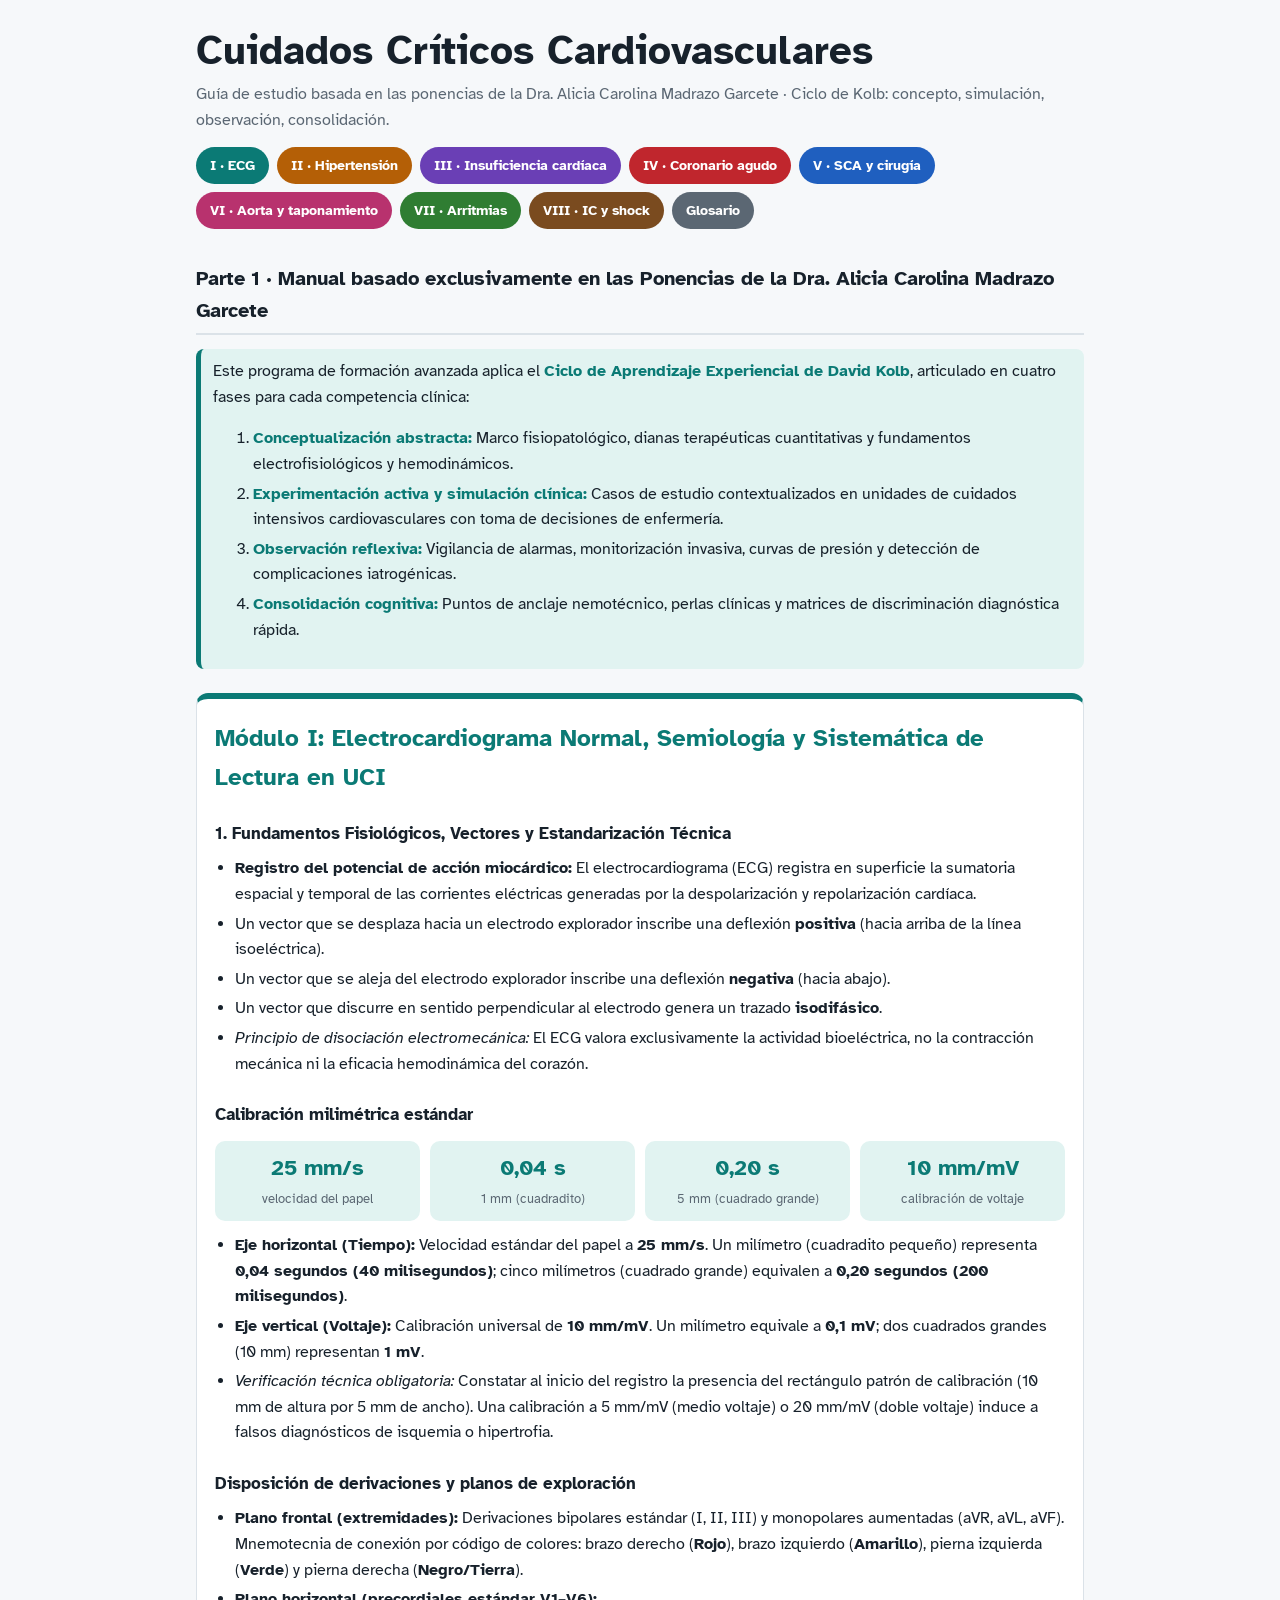
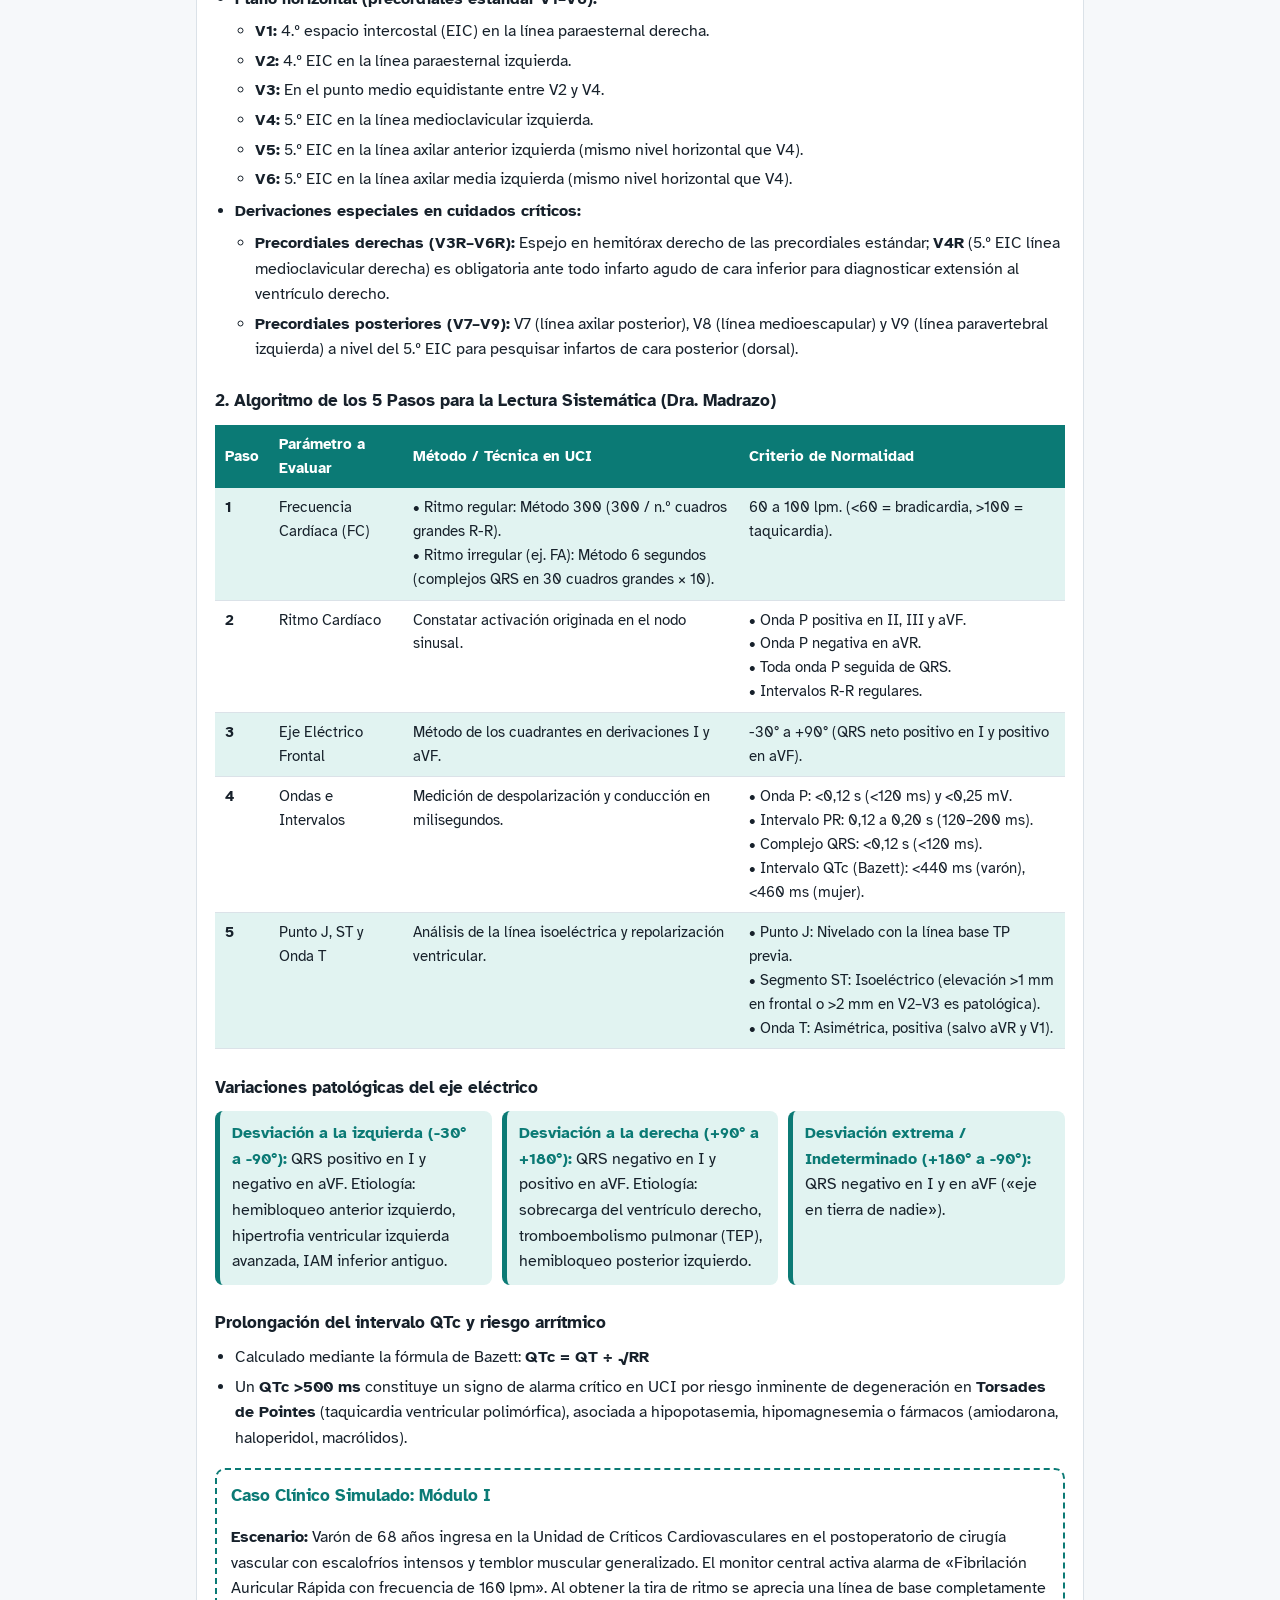
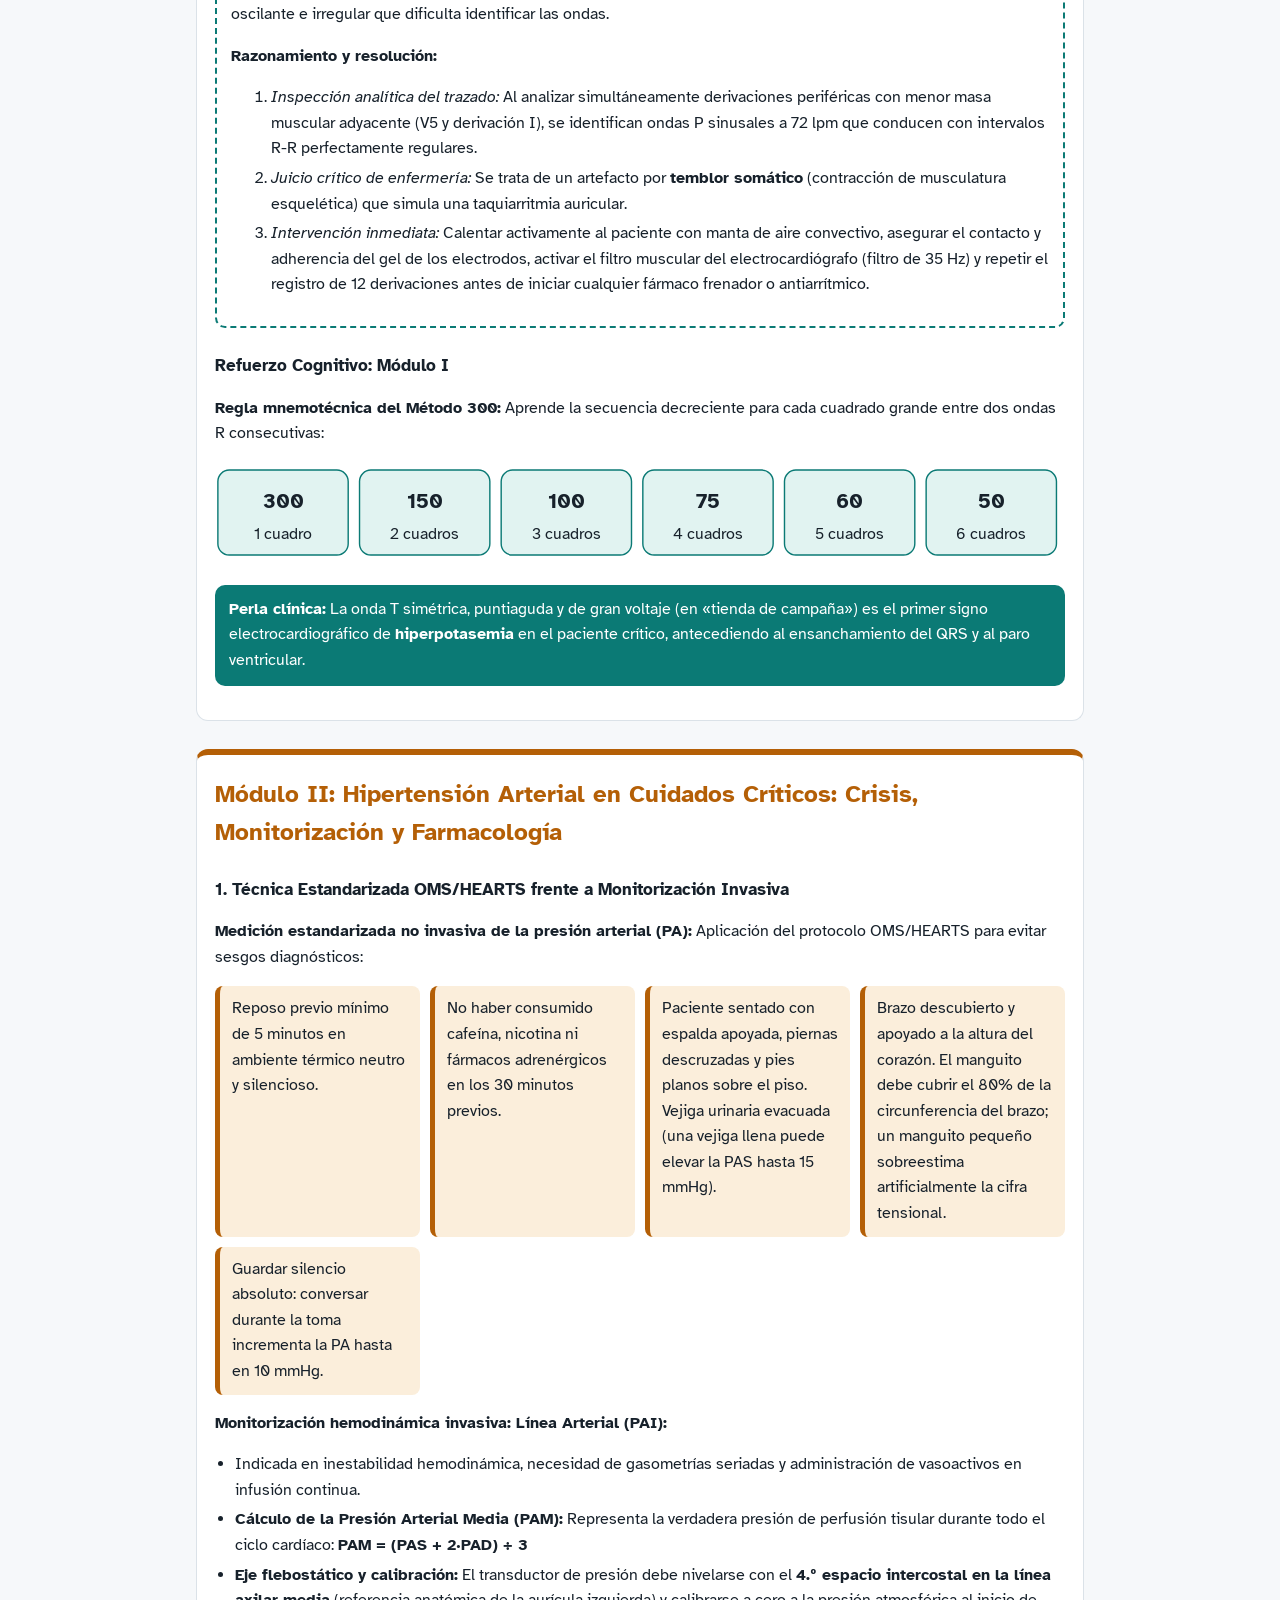
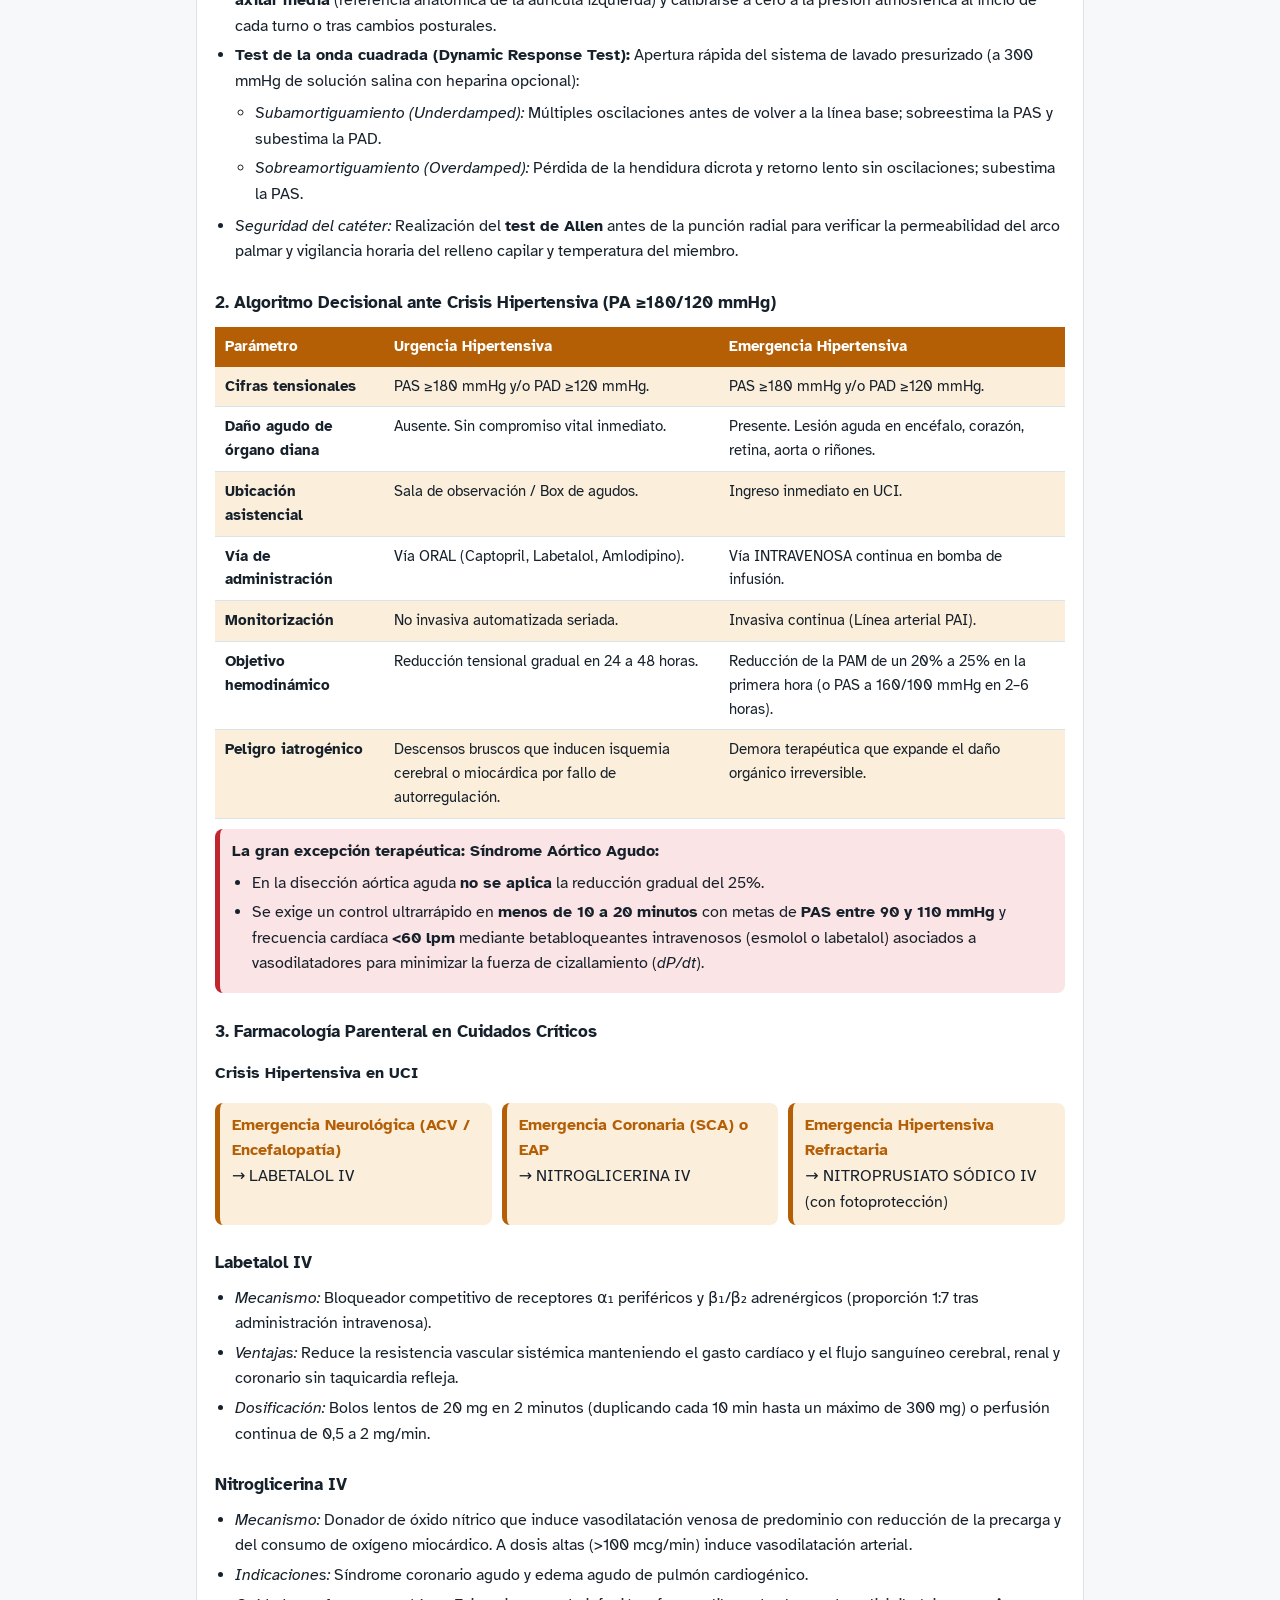
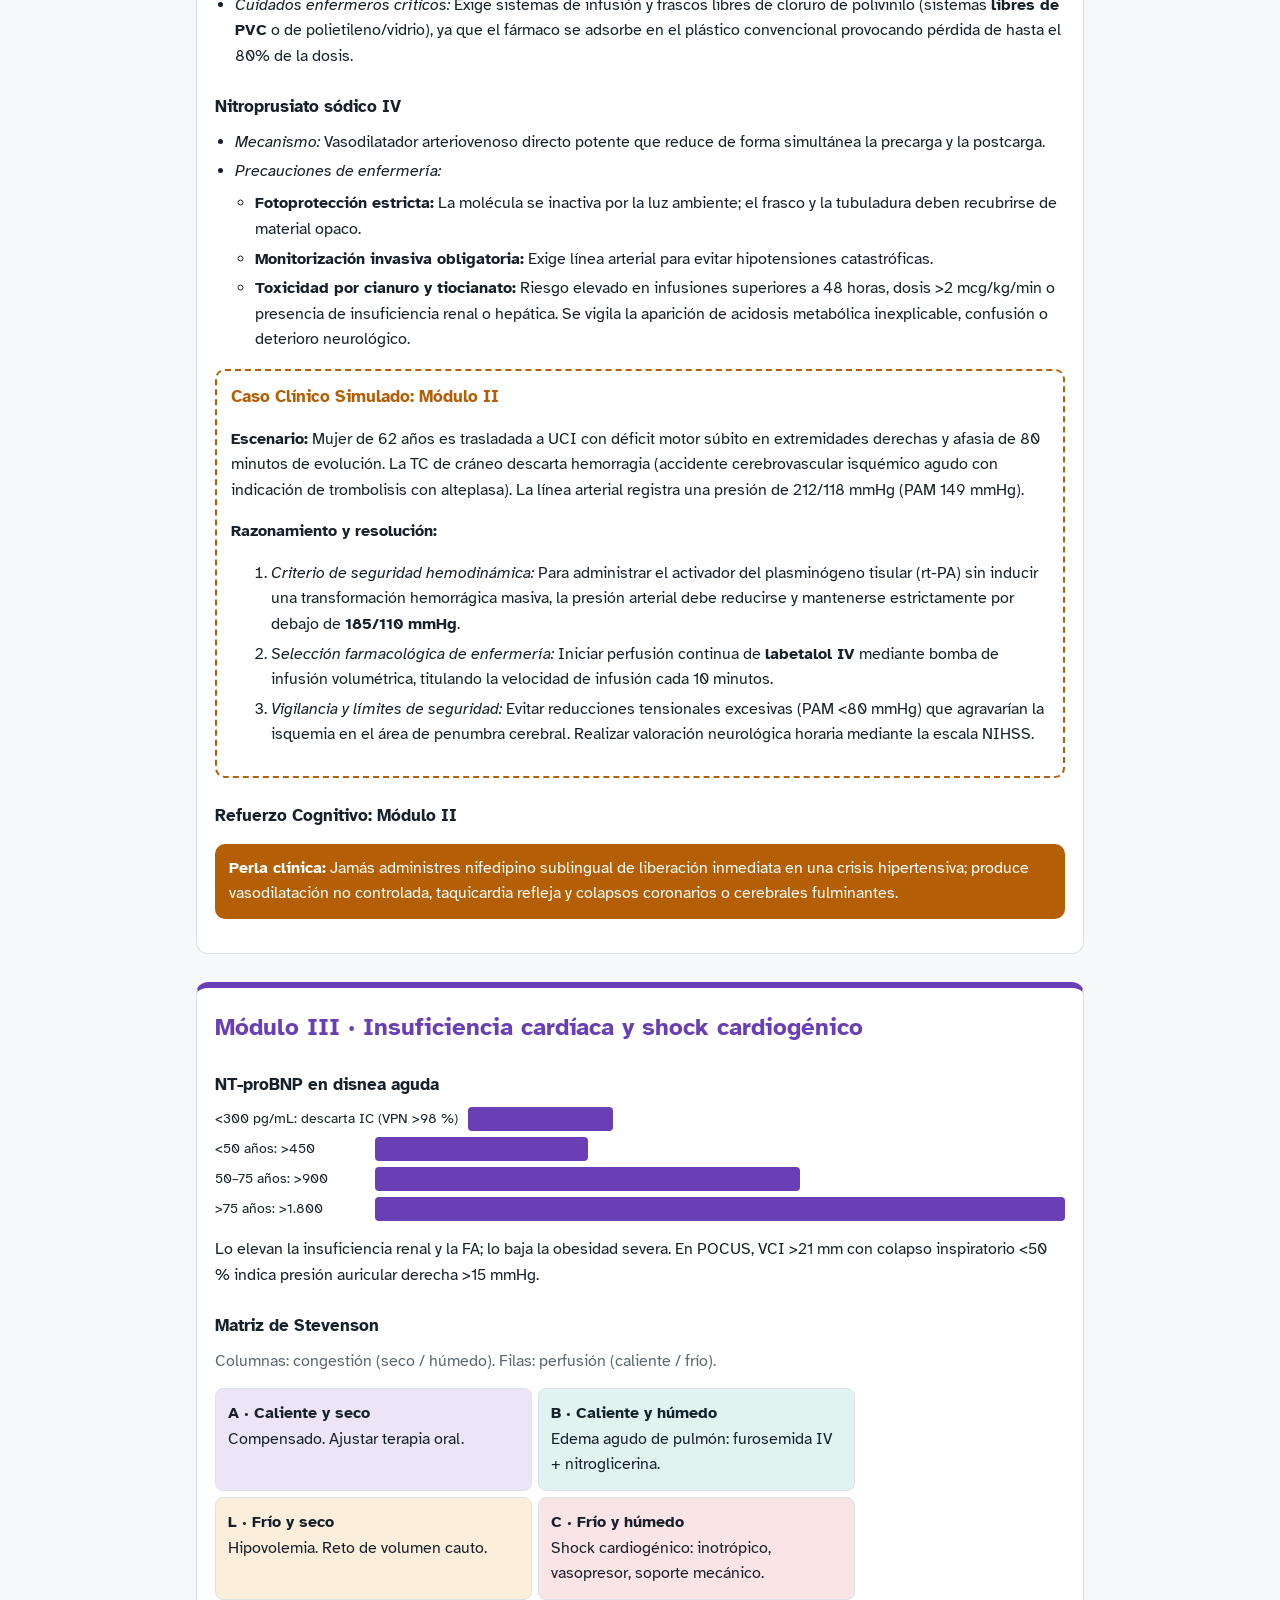
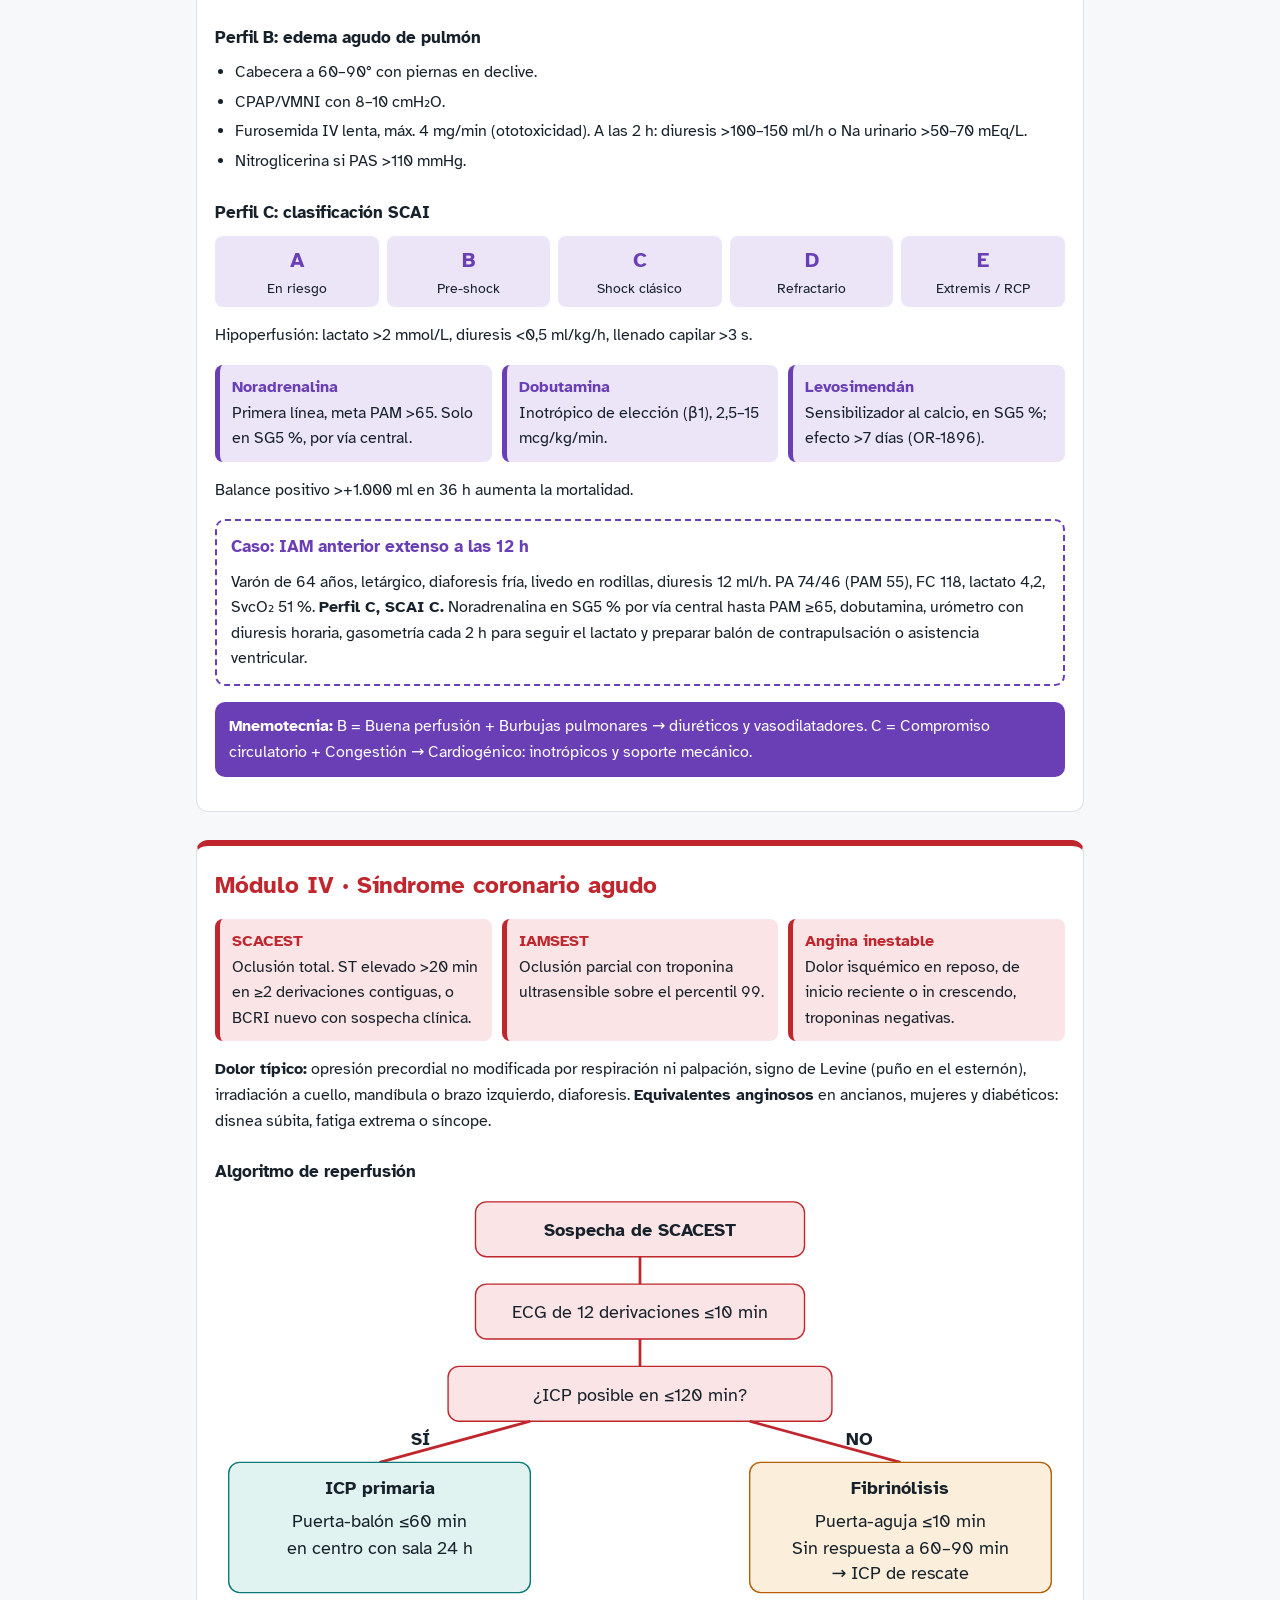
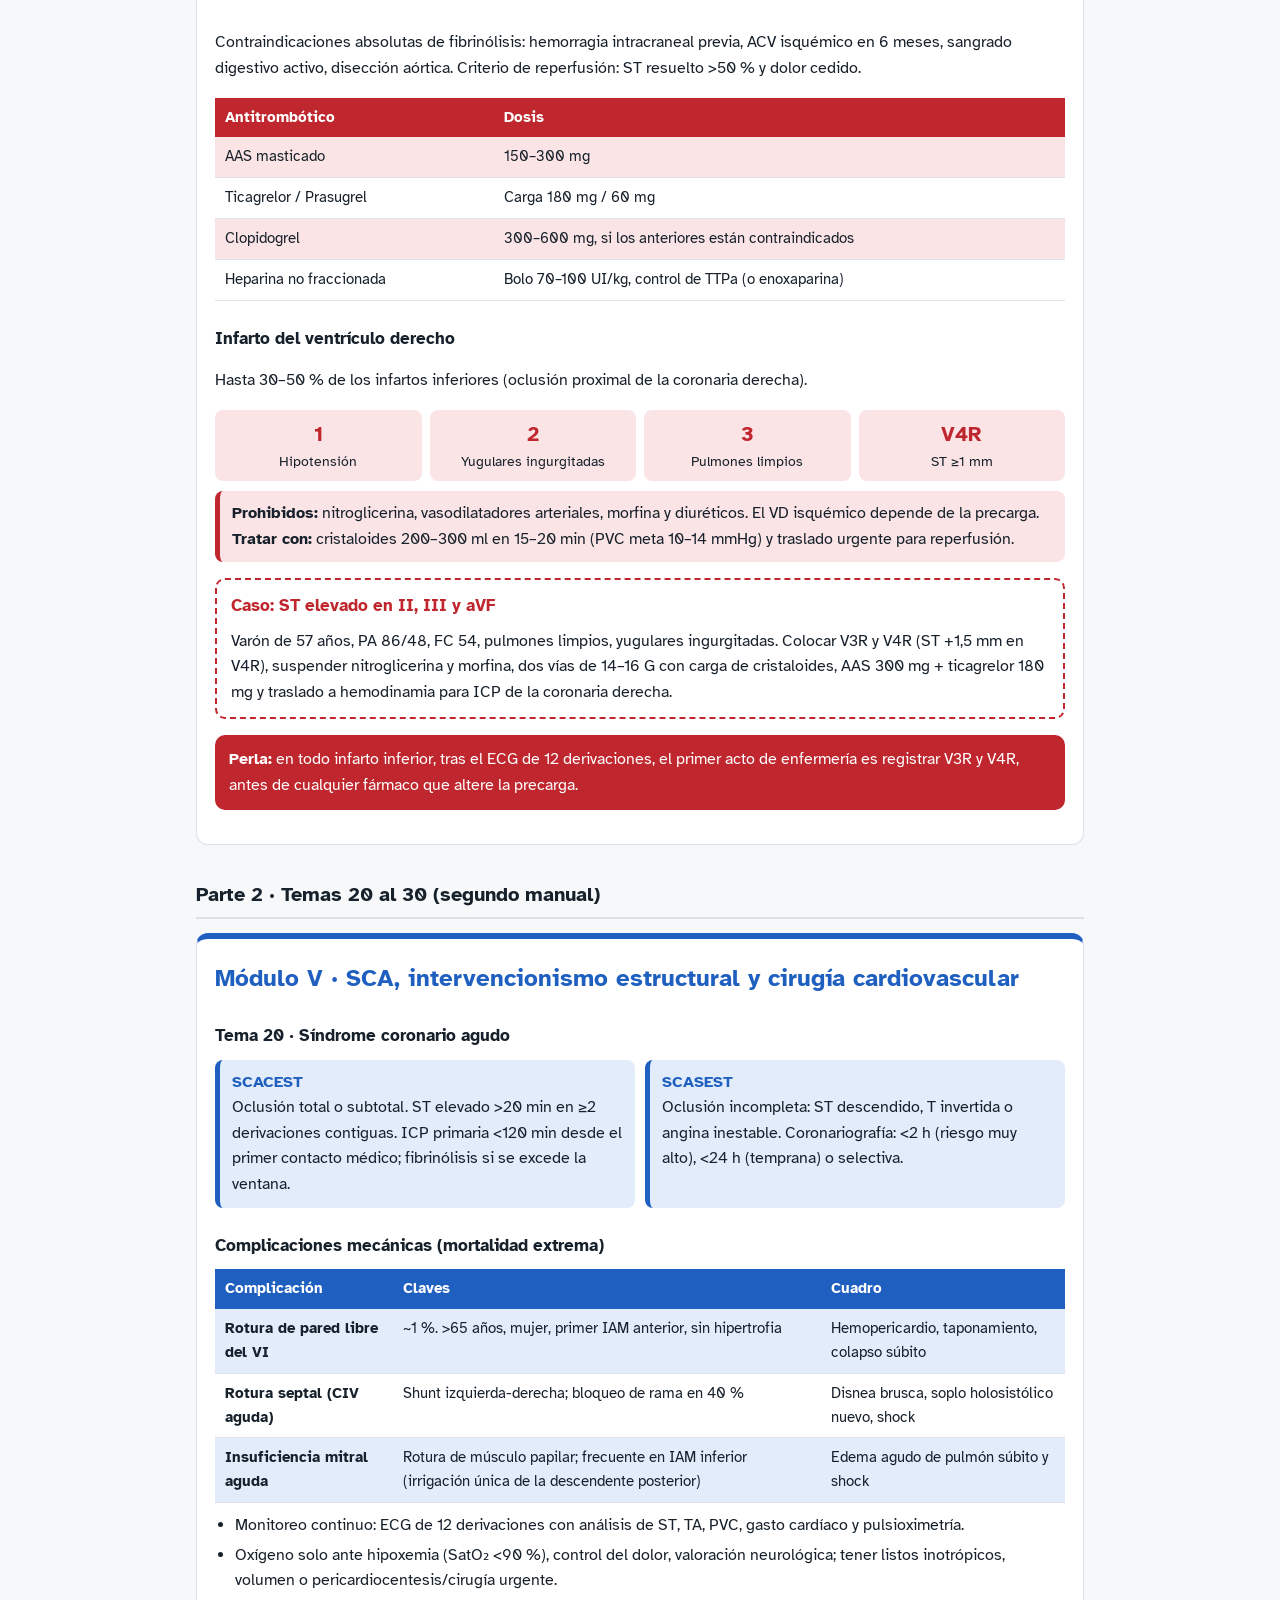
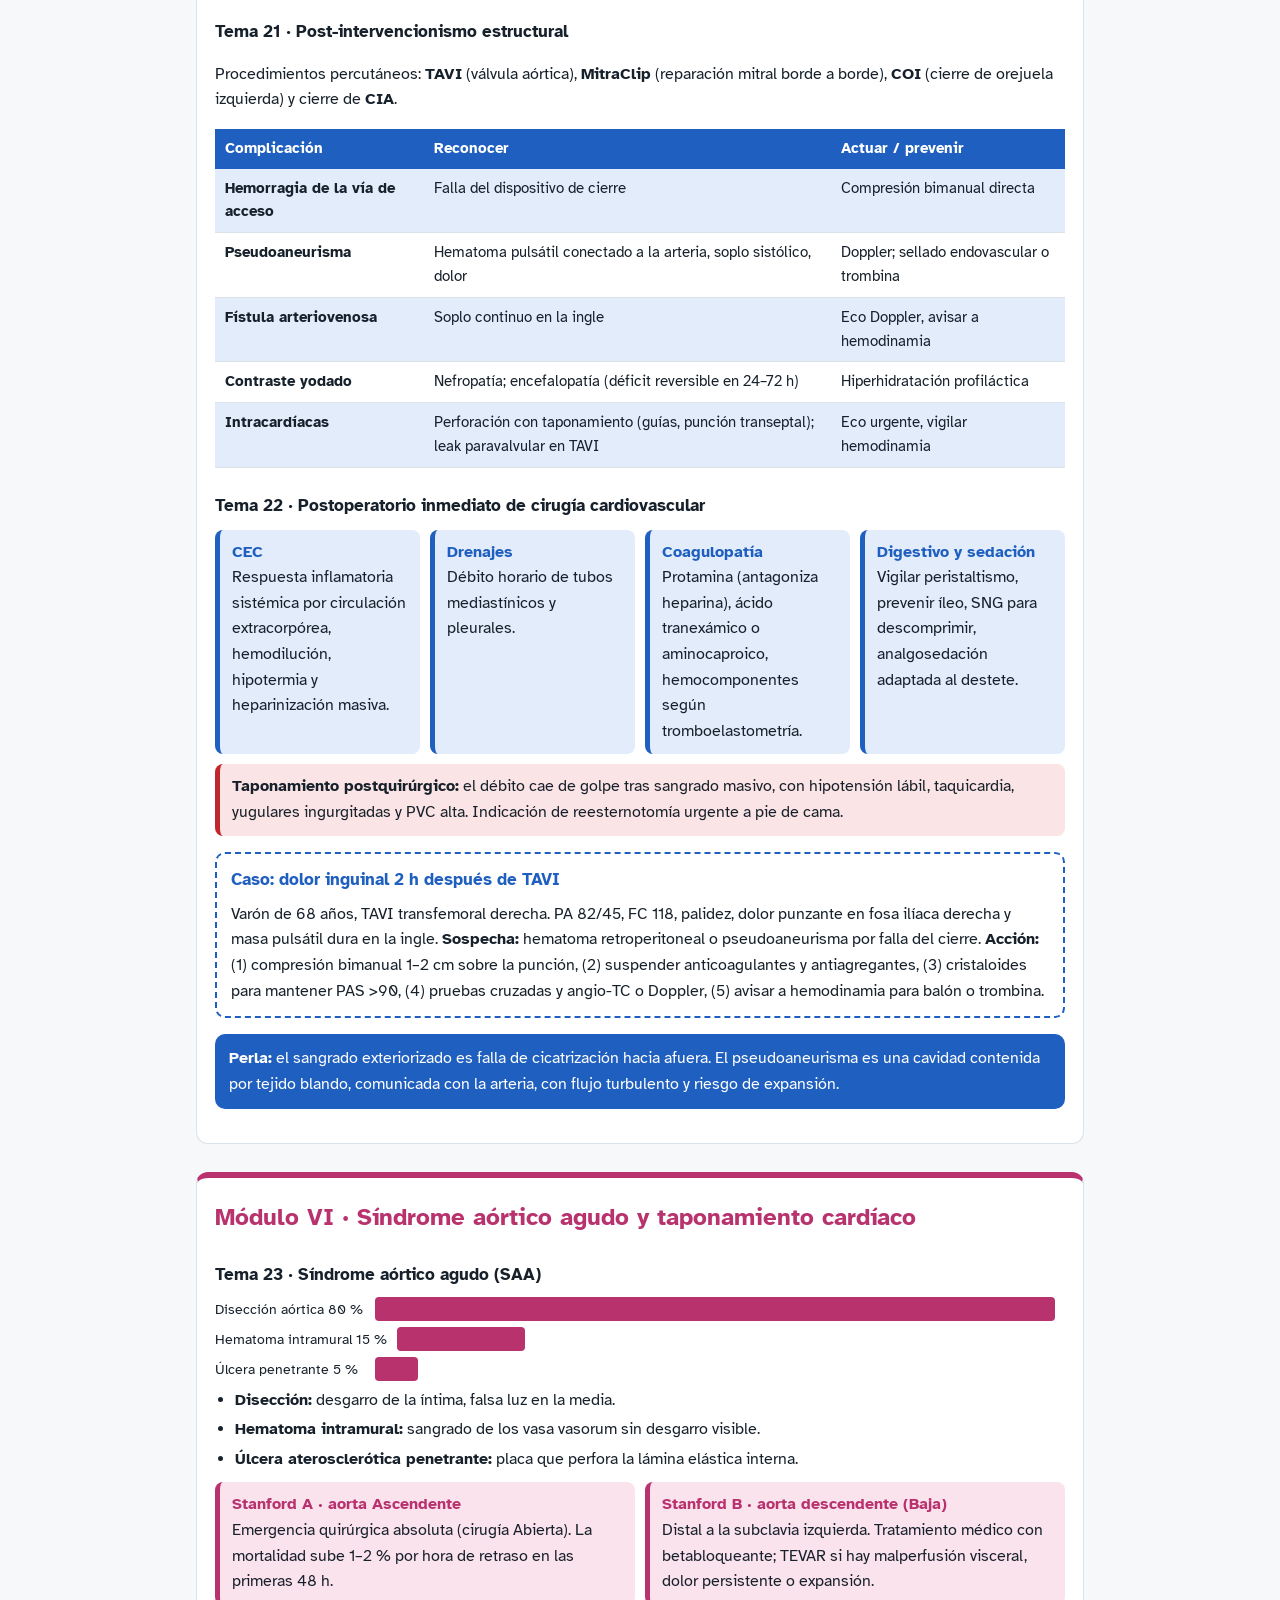
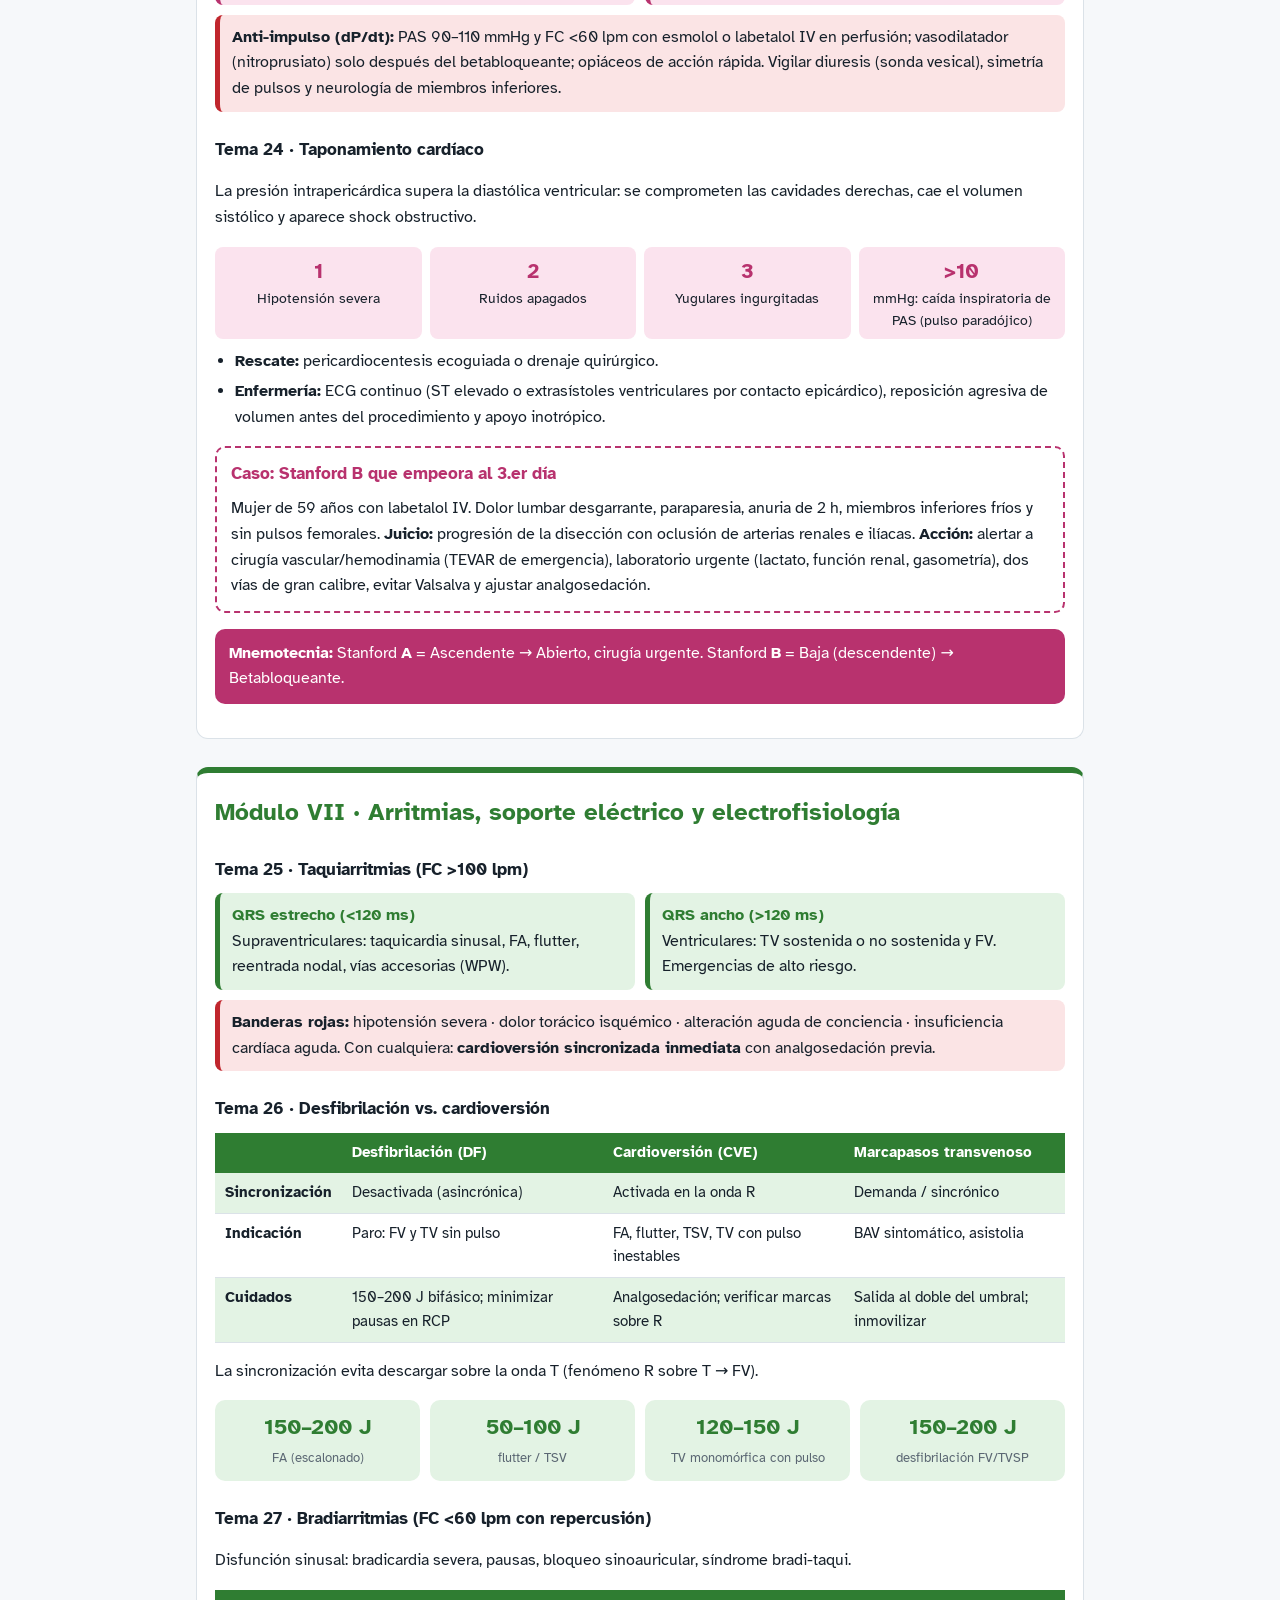
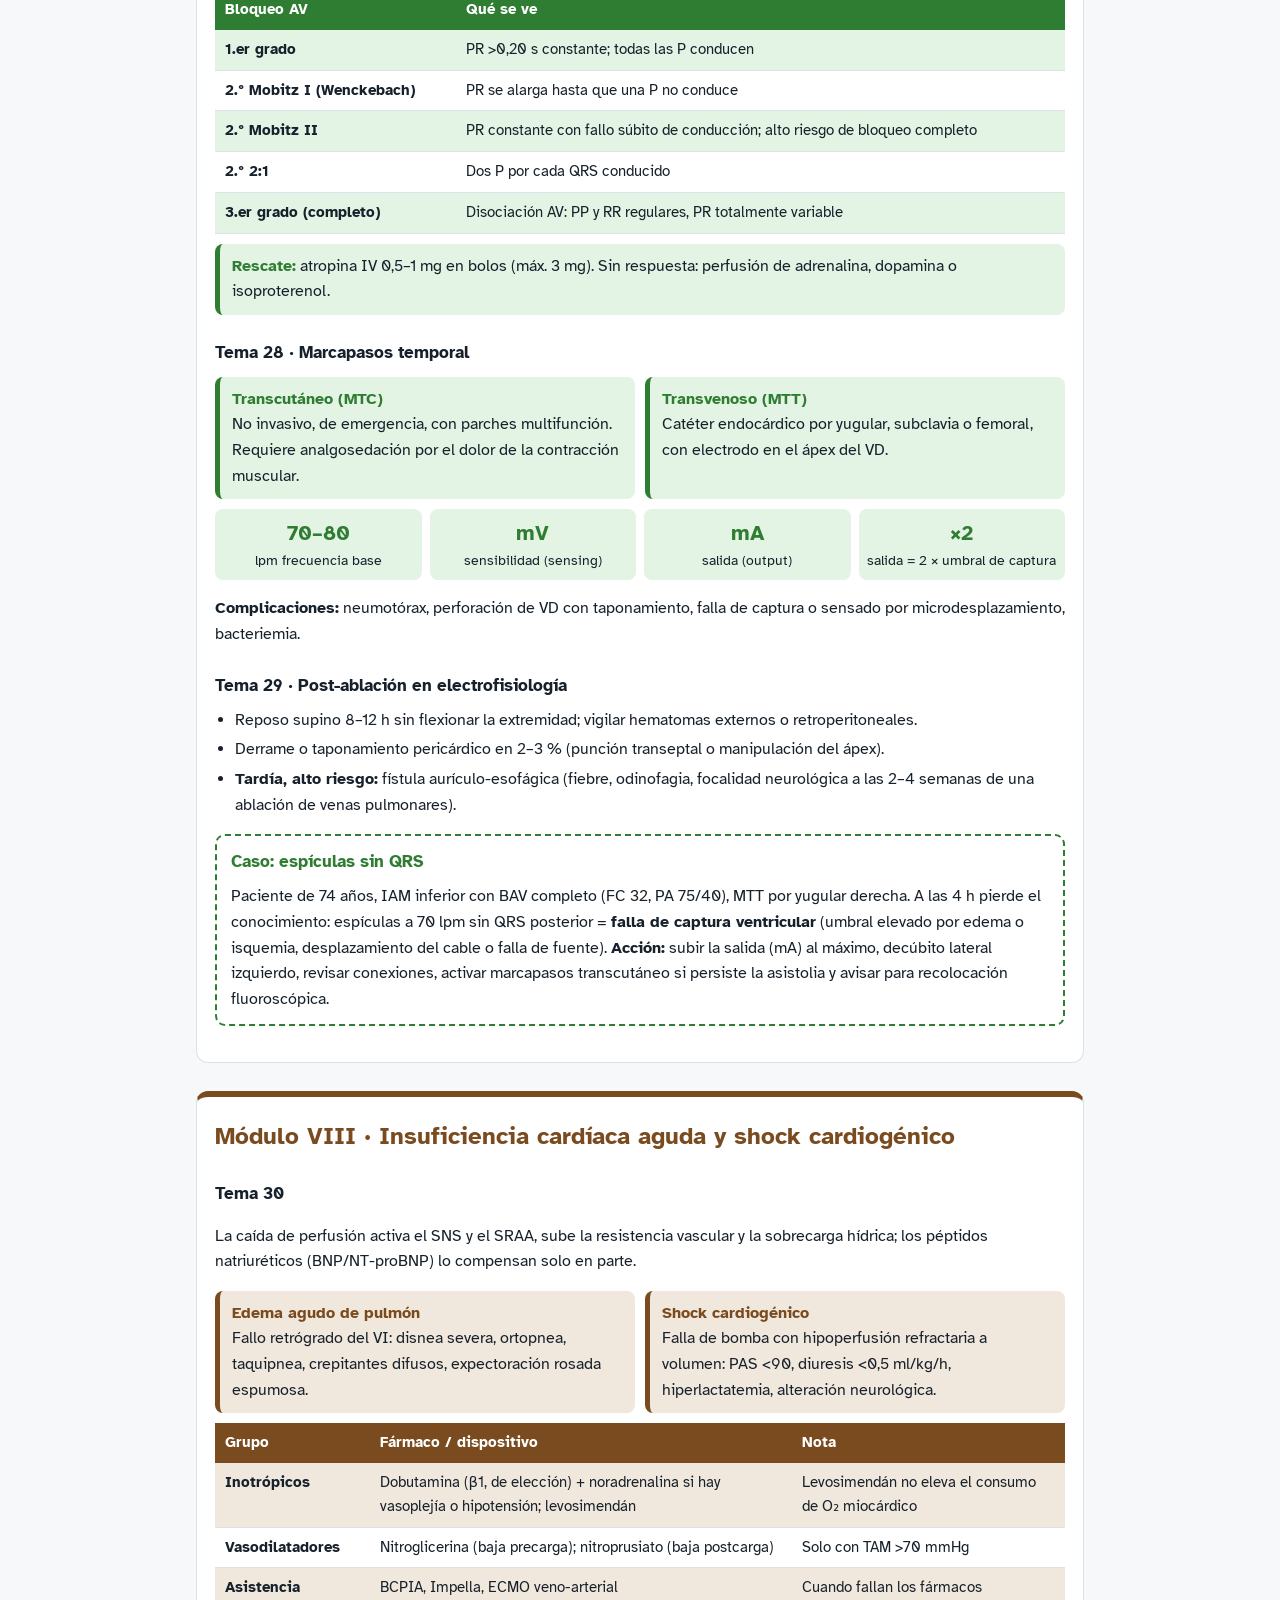
<file: public/assets/aistudio/Cuidados_Cr_ticos_Cardiovasculares___Gu_a_de_estudio__2__8bd90bf3.html>
<!DOCTYPE html>
<html lang="es"><head><meta charset="utf-8">
<meta name="viewport" content="width=device-width, initial-scale=1, viewport-fit=cover">
<title>Cuidados Críticos Cardiovasculares – Guía de estudio</title>
<link href="https://fonts.googleapis.com/css2?family=Atkinson+Hyperlegible:wght@400;700&display=swap" rel="stylesheet">
<style>
:root{--bg:#f6f8fa;--fg:#17212b;--mut:#5b6773;--card:#fff;--line:#dbe2e8;--c1:#0b7a75;--c2:#b45f06;--c3:#6a3fb5;--c4:#c0262d;--t1:#e1f3f1;--t2:#fbeedb;--t3:#ece5f8;--t4:#fbe4e5;box-sizing:border-box;padding-top:env(safe-area-inset-top,0px);padding-bottom:env(safe-area-inset-bottom,0px)}
@media (prefers-color-scheme:dark){:root:not([data-theme="light"]){--bg:#0f161d;--fg:#e8eef3;--mut:#9aa8b5;--card:#17212b;--line:#2b3a47;--c1:#4fd1c5;--c2:#f6ad55;--c3:#b794f4;--c4:#fc8181;--t1:#12302f;--t2:#35260f;--t3:#251c3d;--t4:#3a1a1d}}
:root[data-theme="dark"]{--bg:#0f161d;--fg:#e8eef3;--mut:#9aa8b5;--card:#17212b;--line:#2b3a47;--c1:#4fd1c5;--c2:#f6ad55;--c3:#b794f4;--c4:#fc8181;--t1:#12302f;--t2:#35260f;--t3:#251c3d;--t4:#3a1a1d}
html{scroll-padding-top:env(safe-area-inset-top,0px);scroll-behavior:smooth}
*{box-sizing:border-box}
body{margin:0;background:var(--bg);color:var(--fg);font:16px/1.6 "Atkinson Hyperlegible",system-ui,sans-serif}
main{max-width:920px;margin:0 auto;padding:20px 16px 60px}
h1{font-size:clamp(1.7rem,5vw,2.5rem);line-height:1.15;margin:.2em 0}
h2{font-size:1.5rem;margin:0 0 .6em}h3{font-size:1.08rem;margin:1.4em 0 .5em}
.sub{color:var(--mut);margin:0 0 14px}
nav{display:flex;gap:8px;flex-wrap:wrap;margin:14px 0 28px}
nav a{padding:7px 14px;border-radius:999px;color:#fff;text-decoration:none;font-weight:700;font-size:.9rem}
nav a:nth-child(1){background:var(--c1)}nav a:nth-child(2){background:var(--c2)}nav a:nth-child(3){background:var(--c3)}nav a:nth-child(4){background:var(--c4)}
@media (prefers-color-scheme:dark){nav a{color:#0f161d}}
section{background:var(--card);border:1px solid var(--line);border-top:6px solid var(--m);border-radius:12px;padding:20px 18px;margin:0 0 28px}
#m1{--m:var(--c1);--t:var(--t1)}#m2{--m:var(--c2);--t:var(--t2)}#m3{--m:var(--c3);--t:var(--t3)}#m4{--m:var(--c4);--t:var(--t4)}
section h2{color:var(--m)}
.wrap{overflow-x:auto;margin:10px 0}
table{border-collapse:collapse;width:100%;min-width:560px;font-size:.93rem}
th{background:var(--m);color:#fff;text-align:left;padding:8px 10px}
@media (prefers-color-scheme:dark){th{color:#0f161d}}
td{padding:8px 10px;border-bottom:1px solid var(--line);vertical-align:top}
tr:nth-child(even) td{background:var(--t)}
.stats{display:grid;grid-template-columns:repeat(auto-fit,minmax(130px,1fr));gap:10px;margin:12px 0}
.stat{background:var(--t);border-radius:10px;padding:10px;text-align:center}
.stat b{display:block;font-size:1.35rem;color:var(--m)}.stat span{font-size:.82rem;color:var(--mut)}
.grid{display:grid;grid-template-columns:repeat(auto-fit,minmax(200px,1fr));gap:10px;margin:10px 0}
.box{background:var(--t);border-left:5px solid var(--m);border-radius:8px;padding:10px 12px}
.box b{color:var(--m)}
.case{border:2px dashed var(--m);border-radius:10px;padding:12px 14px;margin:16px 0}
.case h3{margin-top:0;color:var(--m)}
.pearl{background:var(--m);color:#fff;border-radius:10px;padding:12px 14px;margin:14px 0}
@media (prefers-color-scheme:dark){.pearl{color:#0f161d}}
.warn{background:var(--t4);border-left:5px solid var(--c4);border-radius:8px;padding:10px 12px;margin:10px 0}
ul{padding-left:20px;margin:.4em 0}li{margin:.25em 0}
.st{display:grid;grid-template-columns:1fr 1fr;gap:6px;max-width:640px}
.st div{padding:12px;border-radius:8px;border:1px solid var(--line)}
.st .h{background:var(--t1)}.st .c{background:var(--t4)}.st .l{background:var(--t2)}.st .a{background:var(--t3)}
.bar{display:flex;align-items:center;gap:10px;margin:6px 0}.bar i{display:block;height:24px;background:var(--m);border-radius:4px}.bar span{min-width:150px;font-size:.9rem}
svg{max-width:100%;height:auto}svg text{fill:var(--fg);font-family:inherit}
.lg{display:flex;flex-wrap:wrap;gap:8px;margin:10px 0}
.lg div{flex:1 1 90px;background:var(--t);border-radius:8px;padding:8px;text-align:center;font-size:.85rem}.lg b{display:block;font-size:1.3rem;color:var(--m)}
nav a:last-child{background:var(--mut)}
:root{--c5:#1f5fbf;--t5:#e2ecfb;--c6:#b8326e;--t6:#fbe3ee;--c7:#2f7d32;--t7:#e3f3e4;--c8:#7a4b1f;--t8:#f1e8dd}
@media (prefers-color-scheme:dark){:root:not([data-theme='light']){--c5:#7db2ff;--t5:#16253d;--c6:#f48fb8;--t6:#3b1a2b;--c7:#7fd685;--t7:#14301a;--c8:#e0a56b;--t8:#33261a}}
:root[data-theme='dark']{--c5:#7db2ff;--t5:#16253d;--c6:#f48fb8;--t6:#3b1a2b;--c7:#7fd685;--t7:#14301a;--c8:#e0a56b;--t8:#33261a}
#m5{--m:var(--c5);--t:var(--t5)}#m6{--m:var(--c6);--t:var(--t6)}#m7{--m:var(--c7);--t:var(--t7)}#m8{--m:var(--c8);--t:var(--t8)}
.part{font-size:1.25rem;margin:34px 0 14px;padding-bottom:6px;border-bottom:2px solid var(--line)}
@media (prefers-color-scheme:dark){nav a:nth-child(5){color:#0f161d}}
#glos{--m:var(--mut);--t:var(--line)}
#glos dl{display:grid;grid-template-columns:repeat(auto-fill,minmax(280px,1fr));gap:10px;margin:0}
#glos dl>div{background:var(--bg);border-left:4px solid var(--mut);border-radius:6px;padding:8px 12px}
#glos dt{font-weight:700}#glos dd{margin:2px 0 0;font-size:.92rem;color:var(--mut)}
footer{color:var(--mut);font-size:.85rem}
</style></head><body><main>
<h1>Cuidados Críticos Cardiovasculares</h1>
<p class="sub">Guía de estudio basada en las ponencias de la Dra. Alicia Carolina Madrazo Garcete · Ciclo de Kolb: concepto, simulación, observación, consolidación.</p>
<nav><a href="#m1">I · ECG</a><a href="#m2">II · Hipertensión</a><a href="#m3">III · Insuficiencia cardíaca</a><a href="#m4">IV · Coronario agudo</a><a href='#m5' style='background:var(--c5)'>V · SCA y cirugía</a><a href='#m6' style='background:var(--c6)'>VI · Aorta y taponamiento</a><a href='#m7' style='background:var(--c7)'>VII · Arritmias</a><a href='#m8' style='background:var(--c8)'>VIII · IC y shock</a><a href="#glos">Glosario</a></nav>

<h2 class='part'>Parte 1 · Manual basado exclusivamente en las Ponencias de la Dra. Alicia Carolina Madrazo Garcete</h2>
<div class='box' style='--m:var(--c1);--t:var(--t1);margin-bottom:24px'><p style='margin:0 0 6px'>Este programa de formación avanzada aplica el <b>Ciclo de Aprendizaje Experiencial de David Kolb</b>, articulado en cuatro fases para cada competencia clínica:</p><ol>
<li><b>Conceptualización abstracta:</b> Marco fisiopatológico, dianas terapéuticas cuantitativas y fundamentos electrofisiológicos y hemodinámicos.</li>
<li><b>Experimentación activa y simulación clínica:</b> Casos de estudio contextualizados en unidades de cuidados intensivos cardiovasculares con toma de decisiones de enfermería.</li>
<li><b>Observación reflexiva:</b> Vigilancia de alarmas, monitorización invasiva, curvas de presión y detección de complicaciones iatrogénicas.</li>
<li><b>Consolidación cognitiva:</b> Puntos de anclaje nemotécnico, perlas clínicas y matrices de discriminación diagnóstica rápida.</li></ol></div>
<section id='m1'><h2>Módulo I: Electrocardiograma Normal, Semiología y Sistemática de Lectura en UCI</h2>
<h3>1. Fundamentos Fisiológicos, Vectores y Estandarización Técnica</h3>
<ul><li><b>Registro del potencial de acción miocárdico:</b> El electrocardiograma (ECG) registra en superficie la sumatoria espacial y temporal de las corrientes eléctricas generadas por la despolarización y repolarización cardíaca.</li>
<li>Un vector que se desplaza hacia un electrodo explorador inscribe una deflexión <b>positiva</b> (hacia arriba de la línea isoeléctrica).</li>
<li>Un vector que se aleja del electrodo explorador inscribe una deflexión <b>negativa</b> (hacia abajo).</li>
<li>Un vector que discurre en sentido perpendicular al electrodo genera un trazado <b>isodifásico</b>.</li>
<li><i>Principio de disociación electromecánica:</i> El ECG valora exclusivamente la actividad bioeléctrica, no la contracción mecánica ni la eficacia hemodinámica del corazón.</li></ul>
<h3>Calibración milimétrica estándar</h3>
<div class='stats'><div class='stat'><b>25 mm/s</b><span>velocidad del papel</span></div><div class='stat'><b>0,04 s</b><span>1 mm (cuadradito)</span></div><div class='stat'><b>0,20 s</b><span>5 mm (cuadrado grande)</span></div><div class='stat'><b>10 mm/mV</b><span>calibración de voltaje</span></div></div>
<ul><li><b>Eje horizontal (Tiempo):</b> Velocidad estándar del papel a <b>25 mm/s</b>. Un milímetro (cuadradito pequeño) representa <b>0,04 segundos (40 milisegundos)</b>; cinco milímetros (cuadrado grande) equivalen a <b>0,20 segundos (200 milisegundos)</b>.</li>
<li><b>Eje vertical (Voltaje):</b> Calibración universal de <b>10 mm/mV</b>. Un milímetro equivale a <b>0,1 mV</b>; dos cuadrados grandes (10 mm) representan <b>1 mV</b>.</li>
<li><i>Verificación técnica obligatoria:</i> Constatar al inicio del registro la presencia del rectángulo patrón de calibración (10 mm de altura por 5 mm de ancho). Una calibración a 5 mm/mV (medio voltaje) o 20 mm/mV (doble voltaje) induce a falsos diagnósticos de isquemia o hipertrofia.</li></ul>
<h3>Disposición de derivaciones y planos de exploración</h3>
<ul><li><b>Plano frontal (extremidades):</b> Derivaciones bipolares estándar (I, II, III) y monopolares aumentadas (aVR, aVL, aVF). Mnemotecnia de conexión por código de colores: brazo derecho (<b>Rojo</b>), brazo izquierdo (<b>Amarillo</b>), pierna izquierda (<b>Verde</b>) y pierna derecha (<b>Negro/Tierra</b>).</li>
<li><b>Plano horizontal (precordiales estándar V1–V6):</b><ul>
<li><b>V1:</b> 4.º espacio intercostal (EIC) en la línea paraesternal derecha.</li>
<li><b>V2:</b> 4.º EIC en la línea paraesternal izquierda.</li>
<li><b>V3:</b> En el punto medio equidistante entre V2 y V4.</li>
<li><b>V4:</b> 5.º EIC en la línea medioclavicular izquierda.</li>
<li><b>V5:</b> 5.º EIC en la línea axilar anterior izquierda (mismo nivel horizontal que V4).</li>
<li><b>V6:</b> 5.º EIC en la línea axilar media izquierda (mismo nivel horizontal que V4).</li></ul></li>
<li><b>Derivaciones especiales en cuidados críticos:</b><ul>
<li><b>Precordiales derechas (V3R–V6R):</b> Espejo en hemitórax derecho de las precordiales estándar; <b>V4R</b> (5.º EIC línea medioclavicular derecha) es obligatoria ante todo infarto agudo de cara inferior para diagnosticar extensión al ventrículo derecho.</li>
<li><b>Precordiales posteriores (V7–V9):</b> V7 (línea axilar posterior), V8 (línea medioescapular) y V9 (línea paravertebral izquierda) a nivel del 5.º EIC para pesquisar infartos de cara posterior (dorsal).</li></ul></li></ul>
<h3>2. Algoritmo de los 5 Pasos para la Lectura Sistemática (Dra. Madrazo)</h3>
<div class='wrap'><table><tr><th>Paso</th><th>Parámetro a Evaluar</th><th>Método / Técnica en UCI</th><th>Criterio de Normalidad</th></tr>
<tr><td><b>1</b></td><td>Frecuencia Cardíaca (FC)</td><td>• Ritmo regular: Método 300 (300 / n.º cuadros grandes R-R).<br>• Ritmo irregular (ej. FA): Método 6 segundos (complejos QRS en 30 cuadros grandes × 10).</td><td>60 a 100 lpm. (&lt;60 = bradicardia, &gt;100 = taquicardia).</td></tr>
<tr><td><b>2</b></td><td>Ritmo Cardíaco</td><td>Constatar activación originada en el nodo sinusal.</td><td>• Onda P positiva en II, III y aVF.<br>• Onda P negativa en aVR.<br>• Toda onda P seguida de QRS.<br>• Intervalos R-R regulares.</td></tr>
<tr><td><b>3</b></td><td>Eje Eléctrico Frontal</td><td>Método de los cuadrantes en derivaciones I y aVF.</td><td>-30° a +90° (QRS neto positivo en I y positivo en aVF).</td></tr>
<tr><td><b>4</b></td><td>Ondas e Intervalos</td><td>Medición de despolarización y conducción en milisegundos.</td><td>• Onda P: &lt;0,12 s (&lt;120 ms) y &lt;0,25 mV.<br>• Intervalo PR: 0,12 a 0,20 s (120–200 ms).<br>• Complejo QRS: &lt;0,12 s (&lt;120 ms).<br>• Intervalo QTc (Bazett): &lt;440 ms (varón), &lt;460 ms (mujer).</td></tr>
<tr><td><b>5</b></td><td>Punto J, ST y Onda T</td><td>Análisis de la línea isoeléctrica y repolarización ventricular.</td><td>• Punto J: Nivelado con la línea base TP previa.<br>• Segmento ST: Isoeléctrico (elevación &gt;1 mm en frontal o &gt;2 mm en V2–V3 es patológica).<br>• Onda T: Asimétrica, positiva (salvo aVR y V1).</td></tr></table></div>
<h3>Variaciones patológicas del eje eléctrico</h3>
<div class='grid'><div class='box'><b>Desviación a la izquierda (-30° a -90°):</b> QRS positivo en I y negativo en aVF. Etiología: hemibloqueo anterior izquierdo, hipertrofia ventricular izquierda avanzada, IAM inferior antiguo.</div>
<div class='box'><b>Desviación a la derecha (+90° a +180°):</b> QRS negativo en I y positivo en aVF. Etiología: sobrecarga del ventrículo derecho, tromboembolismo pulmonar (TEP), hemibloqueo posterior izquierdo.</div>
<div class='box'><b>Desviación extrema / Indeterminado (+180° a -90°):</b> QRS negativo en I y en aVF («eje en tierra de nadie»).</div></div>
<h3>Prolongación del intervalo QTc y riesgo arrítmico</h3>
<ul><li>Calculado mediante la fórmula de Bazett: <b>QTc = QT ÷ √RR</b></li>
<li>Un <b>QTc &gt;500 ms</b> constituye un signo de alarma crítico en UCI por riesgo inminente de degeneración en <b>Torsades de Pointes</b> (taquicardia ventricular polimórfica), asociada a hipopotasemia, hipomagnesemia o fármacos (amiodarona, haloperidol, macrólidos).</li></ul>
<div class='case'><h3>Caso Clínico Simulado: Módulo I</h3><p><b>Escenario:</b> Varón de 68 años ingresa en la Unidad de Críticos Cardiovasculares en el postoperatorio de cirugía vascular con escalofríos intensos y temblor muscular generalizado. El monitor central activa alarma de «Fibrilación Auricular Rápida con frecuencia de 160 lpm». Al obtener la tira de ritmo se aprecia una línea de base completamente oscilante e irregular que dificulta identificar las ondas.</p><p><b>Razonamiento y resolución:</b></p><ol>
<li><i>Inspección analítica del trazado:</i> Al analizar simultáneamente derivaciones periféricas con menor masa muscular adyacente (V5 y derivación I), se identifican ondas P sinusales a 72 lpm que conducen con intervalos R-R perfectamente regulares.</li>
<li><i>Juicio crítico de enfermería:</i> Se trata de un artefacto por <b>temblor somático</b> (contracción de musculatura esquelética) que simula una taquiarritmia auricular.</li>
<li><i>Intervención inmediata:</i> Calentar activamente al paciente con manta de aire convectivo, asegurar el contacto y adherencia del gel de los electrodos, activar el filtro muscular del electrocardiógrafo (filtro de 35 Hz) y repetir el registro de 12 derivaciones antes de iniciar cualquier fármaco frenador o antiarrítmico.</li></ol></div>
<h3>Refuerzo Cognitivo: Módulo I</h3>
<p><b>Regla mnemotécnica del Método 300:</b> Aprende la secuencia decreciente para cada cuadrado grande entre dos ondas R consecutivas:</p><svg viewBox='0 0 600 70' role='img' aria-label='Método 300'><g font-size='15' text-anchor='middle' font-weight='700'><rect x='2' y='5' width='92' height='60' rx='8' fill='var(--t1)' stroke='var(--c1)'/><text x='48' y='32'>300</text><text x='48' y='54' font-size='11' font-weight='400'>1 cuadro</text><rect x='102' y='5' width='92' height='60' rx='8' fill='var(--t1)' stroke='var(--c1)'/><text x='148' y='32'>150</text><text x='148' y='54' font-size='11' font-weight='400'>2 cuadros</text><rect x='202' y='5' width='92' height='60' rx='8' fill='var(--t1)' stroke='var(--c1)'/><text x='248' y='32'>100</text><text x='248' y='54' font-size='11' font-weight='400'>3 cuadros</text><rect x='302' y='5' width='92' height='60' rx='8' fill='var(--t1)' stroke='var(--c1)'/><text x='348' y='32'>75</text><text x='348' y='54' font-size='11' font-weight='400'>4 cuadros</text><rect x='402' y='5' width='92' height='60' rx='8' fill='var(--t1)' stroke='var(--c1)'/><text x='448' y='32'>60</text><text x='448' y='54' font-size='11' font-weight='400'>5 cuadros</text><rect x='502' y='5' width='92' height='60' rx='8' fill='var(--t1)' stroke='var(--c1)'/><text x='548' y='32'>50</text><text x='548' y='54' font-size='11' font-weight='400'>6 cuadros</text></g></svg>
<div class='pearl'><b>Perla clínica:</b> La onda T simétrica, puntiaguda y de gran voltaje (en «tienda de campaña») es el primer signo electrocardiográfico de <b>hiperpotasemia</b> en el paciente crítico, antecediendo al ensanchamiento del QRS y al paro ventricular.</div></section>

<section id='m2'><h2>Módulo II: Hipertensión Arterial en Cuidados Críticos: Crisis, Monitorización y Farmacología</h2>
<h3>1. Técnica Estandarizada OMS/HEARTS frente a Monitorización Invasiva</h3>
<p><b>Medición estandarizada no invasiva de la presión arterial (PA):</b> Aplicación del protocolo OMS/HEARTS para evitar sesgos diagnósticos:</p>
<div class='grid'><div class='box'>Reposo previo mínimo de 5 minutos en ambiente térmico neutro y silencioso.</div>
<div class='box'>No haber consumido cafeína, nicotina ni fármacos adrenérgicos en los 30 minutos previos.</div>
<div class='box'>Paciente sentado con espalda apoyada, piernas descruzadas y pies planos sobre el piso. Vejiga urinaria evacuada (una vejiga llena puede elevar la PAS hasta 15 mmHg).</div>
<div class='box'>Brazo descubierto y apoyado a la altura del corazón. El manguito debe cubrir el 80% de la circunferencia del brazo; un manguito pequeño sobreestima artificialmente la cifra tensional.</div>
<div class='box'>Guardar silencio absoluto: conversar durante la toma incrementa la PA hasta en 10 mmHg.</div></div>
<p><b>Monitorización hemodinámica invasiva: Línea Arterial (PAI):</b></p>
<ul><li>Indicada en inestabilidad hemodinámica, necesidad de gasometrías seriadas y administración de vasoactivos en infusión continua.</li>
<li><b>Cálculo de la Presión Arterial Media (PAM):</b> Representa la verdadera presión de perfusión tisular durante todo el ciclo cardíaco: <b>PAM = (PAS + 2·PAD) ÷ 3</b></li>
<li><b>Eje flebostático y calibración:</b> El transductor de presión debe nivelarse con el <b>4.º espacio intercostal en la línea axilar media</b> (referencia anatómica de la aurícula izquierda) y calibrarse a cero a la presión atmosférica al inicio de cada turno o tras cambios posturales.</li>
<li><b>Test de la onda cuadrada (Dynamic Response Test):</b> Apertura rápida del sistema de lavado presurizado (a 300 mmHg de solución salina con heparina opcional):<ul>
<li><i>Subamortiguamiento (Underdamped):</i> Múltiples oscilaciones antes de volver a la línea base; sobreestima la PAS y subestima la PAD.</li>
<li><i>Sobreamortiguamiento (Overdamped):</i> Pérdida de la hendidura dicrota y retorno lento sin oscilaciones; subestima la PAS.</li></ul></li>
<li><i>Seguridad del catéter:</i> Realización del <b>test de Allen</b> antes de la punción radial para verificar la permeabilidad del arco palmar y vigilancia horaria del relleno capilar y temperatura del miembro.</li></ul>
<h3>2. Algoritmo Decisional ante Crisis Hipertensiva (PA ≥180/120 mmHg)</h3>
<div class='wrap'><table><tr><th>Parámetro</th><th>Urgencia Hipertensiva</th><th>Emergencia Hipertensiva</th></tr>
<tr><td><b>Cifras tensionales</b></td><td>PAS ≥180 mmHg y/o PAD ≥120 mmHg.</td><td>PAS ≥180 mmHg y/o PAD ≥120 mmHg.</td></tr>
<tr><td><b>Daño agudo de órgano diana</b></td><td>Ausente. Sin compromiso vital inmediato.</td><td>Presente. Lesión aguda en encéfalo, corazón, retina, aorta o riñones.</td></tr>
<tr><td><b>Ubicación asistencial</b></td><td>Sala de observación / Box de agudos.</td><td>Ingreso inmediato en UCI.</td></tr>
<tr><td><b>Vía de administración</b></td><td>Vía ORAL (Captopril, Labetalol, Amlodipino).</td><td>Vía INTRAVENOSA continua en bomba de infusión.</td></tr>
<tr><td><b>Monitorización</b></td><td>No invasiva automatizada seriada.</td><td>Invasiva continua (Línea arterial PAI).</td></tr>
<tr><td><b>Objetivo hemodinámico</b></td><td>Reducción tensional gradual en 24 a 48 horas.</td><td>Reducción de la PAM de un 20% a 25% en la primera hora (o PAS a 160/100 mmHg en 2–6 horas).</td></tr>
<tr><td><b>Peligro iatrogénico</b></td><td>Descensos bruscos que inducen isquemia cerebral o miocárdica por fallo de autorregulación.</td><td>Demora terapéutica que expande el daño orgánico irreversible.</td></tr></table></div>
<div class='warn'><b>La gran excepción terapéutica: Síndrome Aórtico Agudo:</b><ul><li>En la disección aórtica aguda <b>no se aplica</b> la reducción gradual del 25%.</li><li>Se exige un control ultrarrápido en <b>menos de 10 a 20 minutos</b> con metas de <b>PAS entre 90 y 110 mmHg</b> y frecuencia cardíaca <b>&lt;60 lpm</b> mediante betabloqueantes intravenosos (esmolol o labetalol) asociados a vasodilatadores para minimizar la fuerza de cizallamiento (<i>dP/dt</i>).</li></ul></div>
<h3>3. Farmacología Parenteral en Cuidados Críticos</h3>
<p><b>Crisis Hipertensiva en UCI</b></p>
<div class='grid'><div class='box'><b>Emergencia Neurológica (ACV / Encefalopatía)</b><br>→ LABETALOL IV</div><div class='box'><b>Emergencia Coronaria (SCA) o EAP</b><br>→ NITROGLICERINA IV</div><div class='box'><b>Emergencia Hipertensiva Refractaria</b><br>→ NITROPRUSIATO SÓDICO IV (con fotoprotección)</div></div>
<h3>Labetalol IV</h3>
<ul><li><i>Mecanismo:</i> Bloqueador competitivo de receptores α₁ periféricos y β₁/β₂ adrenérgicos (proporción 1:7 tras administración intravenosa).</li>
<li><i>Ventajas:</i> Reduce la resistencia vascular sistémica manteniendo el gasto cardíaco y el flujo sanguíneo cerebral, renal y coronario sin taquicardia refleja.</li>
<li><i>Dosificación:</i> Bolos lentos de 20 mg en 2 minutos (duplicando cada 10 min hasta un máximo de 300 mg) o perfusión continua de 0,5 a 2 mg/min.</li></ul>
<h3>Nitroglicerina IV</h3>
<ul><li><i>Mecanismo:</i> Donador de óxido nítrico que induce vasodilatación venosa de predominio con reducción de la precarga y del consumo de oxígeno miocárdico. A dosis altas (&gt;100 mcg/min) induce vasodilatación arterial.</li>
<li><i>Indicaciones:</i> Síndrome coronario agudo y edema agudo de pulmón cardiogénico.</li>
<li><i>Cuidados enfermeros críticos:</i> Exige sistemas de infusión y frascos libres de cloruro de polivinilo (sistemas <b>libres de PVC</b> o de polietileno/vidrio), ya que el fármaco se adsorbe en el plástico convencional provocando pérdida de hasta el 80% de la dosis.</li></ul>
<h3>Nitroprusiato sódico IV</h3>
<ul><li><i>Mecanismo:</i> Vasodilatador arteriovenoso directo potente que reduce de forma simultánea la precarga y la postcarga.</li>
<li><i>Precauciones de enfermería:</i><ul>
<li><b>Fotoprotección estricta:</b> La molécula se inactiva por la luz ambiente; el frasco y la tubuladura deben recubrirse de material opaco.</li>
<li><b>Monitorización invasiva obligatoria:</b> Exige línea arterial para evitar hipotensiones catastróficas.</li>
<li><b>Toxicidad por cianuro y tiocianato:</b> Riesgo elevado en infusiones superiores a 48 horas, dosis &gt;2 mcg/kg/min o presencia de insuficiencia renal o hepática. Se vigila la aparición de acidosis metabólica inexplicable, confusión o deterioro neurológico.</li></ul></li></ul>
<div class='case'><h3>Caso Clínico Simulado: Módulo II</h3><p><b>Escenario:</b> Mujer de 62 años es trasladada a UCI con déficit motor súbito en extremidades derechas y afasia de 80 minutos de evolución. La TC de cráneo descarta hemorragia (accidente cerebrovascular isquémico agudo con indicación de trombolisis con alteplasa). La línea arterial registra una presión de 212/118 mmHg (PAM 149 mmHg).</p><p><b>Razonamiento y resolución:</b></p><ol>
<li><i>Criterio de seguridad hemodinámica:</i> Para administrar el activador del plasminógeno tisular (rt-PA) sin inducir una transformación hemorrágica masiva, la presión arterial debe reducirse y mantenerse estrictamente por debajo de <b>185/110 mmHg</b>.</li>
<li><i>Selección farmacológica de enfermería:</i> Iniciar perfusión continua de <b>labetalol IV</b> mediante bomba de infusión volumétrica, titulando la velocidad de infusión cada 10 minutos.</li>
<li><i>Vigilancia y límites de seguridad:</i> Evitar reducciones tensionales excesivas (PAM &lt;80 mmHg) que agravarían la isquemia en el área de penumbra cerebral. Realizar valoración neurológica horaria mediante la escala NIHSS.</li></ol></div>
<h3>Refuerzo Cognitivo: Módulo II</h3>
<div class='pearl'><b>Perla clínica:</b> Jamás administres nifedipino sublingual de liberación inmediata en una crisis hipertensiva; produce vasodilatación no controlada, taquicardia refleja y colapsos coronarios o cerebrales fulminantes.</div></section>

<section id="m3"><h2>Módulo III · Insuficiencia cardíaca y shock cardiogénico</h2>
<h3>NT-proBNP en disnea aguda</h3>
<div class="bar"><span>&lt;300 pg/mL: descarta IC (VPN &gt;98 %)</span><i style="width:17%"></i></div>
<div class="bar"><span>&lt;50 años: &gt;450</span><i style="width:25%"></i></div>
<div class="bar"><span>50–75 años: &gt;900</span><i style="width:50%"></i></div>
<div class="bar"><span>&gt;75 años: &gt;1.800</span><i style="width:100%"></i></div>
<p>Lo elevan la insuficiencia renal y la FA; lo baja la obesidad severa. En POCUS, VCI &gt;21 mm con colapso inspiratorio &lt;50 % indica presión auricular derecha &gt;15 mmHg.</p>
<h3>Matriz de Stevenson</h3>
<p class="sub">Columnas: congestión (seco / húmedo). Filas: perfusión (caliente / frío).</p>
<div class="st">
<div class="a"><b>A · Caliente y seco</b><br>Compensado. Ajustar terapia oral.</div>
<div class="h"><b>B · Caliente y húmedo</b><br>Edema agudo de pulmón: furosemida IV + nitroglicerina.</div>
<div class="l"><b>L · Frío y seco</b><br>Hipovolemia. Reto de volumen cauto.</div>
<div class="c"><b>C · Frío y húmedo</b><br>Shock cardiogénico: inotrópico, vasopresor, soporte mecánico.</div></div>
<h3>Perfil B: edema agudo de pulmón</h3>
<ul><li>Cabecera a 60–90° con piernas en declive.</li><li>CPAP/VMNI con 8–10 cmH₂O.</li><li>Furosemida IV lenta, máx. 4 mg/min (ototoxicidad). A las 2 h: diuresis &gt;100–150 ml/h o Na urinario &gt;50–70 mEq/L.</li><li>Nitroglicerina si PAS &gt;110 mmHg.</li></ul>
<h3>Perfil C: clasificación SCAI</h3>
<div class="lg"><div><b>A</b>En riesgo</div><div><b>B</b>Pre-shock</div><div><b>C</b>Shock clásico</div><div><b>D</b>Refractario</div><div><b>E</b>Extremis / RCP</div></div>
<p>Hipoperfusión: lactato &gt;2 mmol/L, diuresis &lt;0,5 ml/kg/h, llenado capilar &gt;3 s.</p>
<div class="grid">
<div class="box"><b>Noradrenalina</b><br>Primera línea, meta PAM &gt;65. Solo en SG5 %, por vía central.</div>
<div class="box"><b>Dobutamina</b><br>Inotrópico de elección (β1), 2,5–15 mcg/kg/min.</div>
<div class="box"><b>Levosimendán</b><br>Sensibilizador al calcio, en SG5 %; efecto &gt;7 días (OR-1896).</div></div>
<p>Balance positivo &gt;+1.000 ml en 36 h aumenta la mortalidad.</p>
<div class="case"><h3>Caso: IAM anterior extenso a las 12 h</h3>Varón de 64 años, letárgico, diaforesis fría, livedo en rodillas, diuresis 12 ml/h. PA 74/46 (PAM 55), FC 118, lactato 4,2, SvcO₂ 51 %. <b>Perfil C, SCAI C.</b> Noradrenalina en SG5 % por vía central hasta PAM ≥65, dobutamina, urómetro con diuresis horaria, gasometría cada 2 h para seguir el lactato y preparar balón de contrapulsación o asistencia ventricular.</div>
<div class="pearl"><b>Mnemotecnia:</b> B = Buena perfusión + Burbujas pulmonares → diuréticos y vasodilatadores. C = Compromiso circulatorio + Congestión → Cardiogénico: inotrópicos y soporte mecánico.</div></section>

<section id="m4"><h2>Módulo IV · Síndrome coronario agudo</h2>
<div class="grid">
<div class="box"><b>SCACEST</b><br>Oclusión total. ST elevado &gt;20 min en ≥2 derivaciones contiguas, o BCRI nuevo con sospecha clínica.</div>
<div class="box"><b>IAMSEST</b><br>Oclusión parcial con troponina ultrasensible sobre el percentil 99.</div>
<div class="box"><b>Angina inestable</b><br>Dolor isquémico en reposo, de inicio reciente o in crescendo, troponinas negativas.</div></div>
<p><b>Dolor típico:</b> opresión precordial no modificada por respiración ni palpación, signo de Levine (puño en el esternón), irradiación a cuello, mandíbula o brazo izquierdo, diaforesis. <b>Equivalentes anginosos</b> en ancianos, mujeres y diabéticos: disnea súbita, fatiga extrema o síncope.</p>
<h3>Algoritmo de reperfusión</h3>
<svg viewBox="0 0 620 300" role="img" aria-label="Algoritmo de reperfusión en SCACEST">
<g font-size="13" text-anchor="middle"><rect x="190" y="5" width="240" height="40" rx="8" fill="var(--t4)" stroke="var(--c4)"/><text x="310" y="30" font-weight="700">Sospecha de SCACEST</text>
<line x1="310" y1="45" x2="310" y2="65" stroke="var(--c4)" stroke-width="2"/>
<rect x="190" y="65" width="240" height="40" rx="8" fill="var(--t4)" stroke="var(--c4)"/><text x="310" y="90">ECG de 12 derivaciones ≤10 min</text>
<line x1="310" y1="105" x2="310" y2="125" stroke="var(--c4)" stroke-width="2"/>
<rect x="170" y="125" width="280" height="40" rx="8" fill="var(--t4)" stroke="var(--c4)"/><text x="310" y="150">¿ICP posible en ≤120 min?</text>
<line x1="230" y1="165" x2="120" y2="195" stroke="var(--c4)" stroke-width="2"/><line x1="390" y1="165" x2="500" y2="195" stroke="var(--c4)" stroke-width="2"/>
<text x="150" y="182" font-weight="700">SÍ</text><text x="470" y="182" font-weight="700">NO</text>
<rect x="10" y="195" width="220" height="95" rx="8" fill="var(--t1)" stroke="var(--c1)"/><text x="120" y="218" font-weight="700">ICP primaria</text><text x="120" y="242">Puerta-balón ≤60 min</text><text x="120" y="262">en centro con sala 24 h</text>
<rect x="390" y="195" width="220" height="95" rx="8" fill="var(--t2)" stroke="var(--c2)"/><text x="500" y="218" font-weight="700">Fibrinólisis</text><text x="500" y="242">Puerta-aguja ≤10 min</text><text x="500" y="262">Sin respuesta a 60–90 min</text><text x="500" y="280">→ ICP de rescate</text></g></svg>
<p>Contraindicaciones absolutas de fibrinólisis: hemorragia intracraneal previa, ACV isquémico en 6 meses, sangrado digestivo activo, disección aórtica. Criterio de reperfusión: ST resuelto &gt;50 % y dolor cedido.</p>
<div class="wrap"><table><tr><th>Antitrombótico</th><th>Dosis</th></tr>
<tr><td>AAS masticado</td><td>150–300 mg</td></tr>
<tr><td>Ticagrelor / Prasugrel</td><td>Carga 180 mg / 60 mg</td></tr>
<tr><td>Clopidogrel</td><td>300–600 mg, si los anteriores están contraindicados</td></tr>
<tr><td>Heparina no fraccionada</td><td>Bolo 70–100 UI/kg, control de TTPa (o enoxaparina)</td></tr></table></div>
<h3>Infarto del ventrículo derecho</h3>
<p>Hasta 30–50 % de los infartos inferiores (oclusión proximal de la coronaria derecha).</p>
<div class="lg"><div><b>1</b>Hipotensión</div><div><b>2</b>Yugulares ingurgitadas</div><div><b>3</b>Pulmones limpios</div><div><b>V4R</b>ST ≥1 mm</div></div>
<div class="warn"><b>Prohibidos:</b> nitroglicerina, vasodilatadores arteriales, morfina y diuréticos. El VD isquémico depende de la precarga. <b>Tratar con:</b> cristaloides 200–300 ml en 15–20 min (PVC meta 10–14 mmHg) y traslado urgente para reperfusión.</div>
<div class="case"><h3>Caso: ST elevado en II, III y aVF</h3>Varón de 57 años, PA 86/48, FC 54, pulmones limpios, yugulares ingurgitadas. Colocar V3R y V4R (ST +1,5 mm en V4R), suspender nitroglicerina y morfina, dos vías de 14–16 G con carga de cristaloides, AAS 300 mg + ticagrelor 180 mg y traslado a hemodinamia para ICP de la coronaria derecha.</div>
<div class="pearl"><b>Perla:</b> en todo infarto inferior, tras el ECG de 12 derivaciones, el primer acto de enfermería es registrar V3R y V4R, antes de cualquier fármaco que altere la precarga.</div></section>
<h2 class='part'>Parte 2 · Temas 20 al 30 (segundo manual)</h2>
<section id='m5'><h2>Módulo V · SCA, intervencionismo estructural y cirugía cardiovascular</h2>
<h3>Tema 20 · Síndrome coronario agudo</h3>
<div class='grid'><div class='box'><b>SCACEST</b><br>Oclusión total o subtotal. ST elevado &gt;20 min en ≥2 derivaciones contiguas. ICP primaria &lt;120 min desde el primer contacto médico; fibrinólisis si se excede la ventana.</div><div class='box'><b>SCASEST</b><br>Oclusión incompleta: ST descendido, T invertida o angina inestable. Coronariografía: &lt;2 h (riesgo muy alto), &lt;24 h (temprana) o selectiva.</div></div>
<h3>Complicaciones mecánicas (mortalidad extrema)</h3>
<div class='wrap'><table><tr><th>Complicación</th><th>Claves</th><th>Cuadro</th></tr>
<tr><td><b>Rotura de pared libre del VI</b></td><td>~1 %. &gt;65 años, mujer, primer IAM anterior, sin hipertrofia</td><td>Hemopericardio, taponamiento, colapso súbito</td></tr>
<tr><td><b>Rotura septal (CIV aguda)</b></td><td>Shunt izquierda-derecha; bloqueo de rama en 40 %</td><td>Disnea brusca, soplo holosistólico nuevo, shock</td></tr>
<tr><td><b>Insuficiencia mitral aguda</b></td><td>Rotura de músculo papilar; frecuente en IAM inferior (irrigación única de la descendente posterior)</td><td>Edema agudo de pulmón súbito y shock</td></tr></table></div>
<ul><li>Monitoreo continuo: ECG de 12 derivaciones con análisis de ST, TA, PVC, gasto cardíaco y pulsioximetría.</li><li>Oxígeno solo ante hipoxemia (SatO₂ &lt;90 %), control del dolor, valoración neurológica; tener listos inotrópicos, volumen o pericardiocentesis/cirugía urgente.</li></ul>
<h3>Tema 21 · Post-intervencionismo estructural</h3>
<p>Procedimientos percutáneos: <b>TAVI</b> (válvula aórtica), <b>MitraClip</b> (reparación mitral borde a borde), <b>COI</b> (cierre de orejuela izquierda) y cierre de <b>CIA</b>.</p>
<div class='wrap'><table><tr><th>Complicación</th><th>Reconocer</th><th>Actuar / prevenir</th></tr>
<tr><td><b>Hemorragia de la vía de acceso</b></td><td>Falla del dispositivo de cierre</td><td>Compresión bimanual directa</td></tr>
<tr><td><b>Pseudoaneurisma</b></td><td>Hematoma pulsátil conectado a la arteria, soplo sistólico, dolor</td><td>Doppler; sellado endovascular o trombina</td></tr>
<tr><td><b>Fístula arteriovenosa</b></td><td>Soplo continuo en la ingle</td><td>Eco Doppler, avisar a hemodinamia</td></tr>
<tr><td><b>Contraste yodado</b></td><td>Nefropatía; encefalopatía (déficit reversible en 24–72 h)</td><td>Hiperhidratación profiláctica</td></tr>
<tr><td><b>Intracardíacas</b></td><td>Perforación con taponamiento (guías, punción transeptal); leak paravalvular en TAVI</td><td>Eco urgente, vigilar hemodinamia</td></tr></table></div>
<h3>Tema 22 · Postoperatorio inmediato de cirugía cardiovascular</h3>
<div class='grid'><div class='box'><b>CEC</b><br>Respuesta inflamatoria sistémica por circulación extracorpórea, hemodilución, hipotermia y heparinización masiva.</div><div class='box'><b>Drenajes</b><br>Débito horario de tubos mediastínicos y pleurales.</div><div class='box'><b>Coagulopatía</b><br>Protamina (antagoniza heparina), ácido tranexámico o aminocaproico, hemocomponentes según tromboelastometría.</div><div class='box'><b>Digestivo y sedación</b><br>Vigilar peristaltismo, prevenir íleo, SNG para descomprimir, analgosedación adaptada al destete.</div></div>
<div class='warn'><b>Taponamiento postquirúrgico:</b> el débito cae de golpe tras sangrado masivo, con hipotensión lábil, taquicardia, yugulares ingurgitadas y PVC alta. Indicación de reesternotomía urgente a pie de cama.</div>
<div class='case'><h3>Caso: dolor inguinal 2 h después de TAVI</h3>Varón de 68 años, TAVI transfemoral derecha. PA 82/45, FC 118, palidez, dolor punzante en fosa ilíaca derecha y masa pulsátil dura en la ingle. <b>Sospecha:</b> hematoma retroperitoneal o pseudoaneurisma por falla del cierre. <b>Acción:</b> (1) compresión bimanual 1–2 cm sobre la punción, (2) suspender anticoagulantes y antiagregantes, (3) cristaloides para mantener PAS &gt;90, (4) pruebas cruzadas y angio-TC o Doppler, (5) avisar a hemodinamia para balón o trombina.</div>
<div class='pearl'><b>Perla:</b> el sangrado exteriorizado es falla de cicatrización hacia afuera. El pseudoaneurisma es una cavidad contenida por tejido blando, comunicada con la arteria, con flujo turbulento y riesgo de expansión.</div></section>

<section id='m6'><h2>Módulo VI · Síndrome aórtico agudo y taponamiento cardíaco</h2>
<h3>Tema 23 · Síndrome aórtico agudo (SAA)</h3>
<div class='bar'><span>Disección aórtica 80 %</span><i style='width:80%'></i></div><div class='bar'><span>Hematoma intramural 15 %</span><i style='width:15%'></i></div><div class='bar'><span>Úlcera penetrante 5 %</span><i style='width:5%'></i></div>
<ul><li><b>Disección:</b> desgarro de la íntima, falsa luz en la media.</li><li><b>Hematoma intramural:</b> sangrado de los vasa vasorum sin desgarro visible.</li><li><b>Úlcera aterosclerótica penetrante:</b> placa que perfora la lámina elástica interna.</li></ul>
<div class='grid'><div class='box'><b>Stanford A · aorta Ascendente</b><br>Emergencia quirúrgica absoluta (cirugía Abierta). La mortalidad sube 1–2 % por hora de retraso en las primeras 48 h.</div><div class='box'><b>Stanford B · aorta descendente (Baja)</b><br>Distal a la subclavia izquierda. Tratamiento médico con betabloqueante; TEVAR si hay malperfusión visceral, dolor persistente o expansión.</div></div>
<div class='warn'><b>Anti-impulso (dP/dt):</b> PAS 90–110 mmHg y FC &lt;60 lpm con esmolol o labetalol IV en perfusión; vasodilatador (nitroprusiato) solo después del betabloqueante; opiáceos de acción rápida. Vigilar diuresis (sonda vesical), simetría de pulsos y neurología de miembros inferiores.</div>
<h3>Tema 24 · Taponamiento cardíaco</h3>
<p>La presión intrapericárdica supera la diastólica ventricular: se comprometen las cavidades derechas, cae el volumen sistólico y aparece shock obstructivo.</p>
<div class='lg'><div><b>1</b>Hipotensión severa</div><div><b>2</b>Ruidos apagados</div><div><b>3</b>Yugulares ingurgitadas</div><div><b>&gt;10</b>mmHg: caída inspiratoria de PAS (pulso paradójico)</div></div>
<ul><li><b>Rescate:</b> pericardiocentesis ecoguiada o drenaje quirúrgico.</li><li><b>Enfermería:</b> ECG continuo (ST elevado o extrasístoles ventriculares por contacto epicárdico), reposición agresiva de volumen antes del procedimiento y apoyo inotrópico.</li></ul>
<div class='case'><h3>Caso: Stanford B que empeora al 3.er día</h3>Mujer de 59 años con labetalol IV. Dolor lumbar desgarrante, paraparesia, anuria de 2 h, miembros inferiores fríos y sin pulsos femorales. <b>Juicio:</b> progresión de la disección con oclusión de arterias renales e ilíacas. <b>Acción:</b> alertar a cirugía vascular/hemodinamia (TEVAR de emergencia), laboratorio urgente (lactato, función renal, gasometría), dos vías de gran calibre, evitar Valsalva y ajustar analgosedación.</div>
<div class='pearl'><b>Mnemotecnia:</b> Stanford <b>A</b> = Ascendente → Abierto, cirugía urgente. Stanford <b>B</b> = Baja (descendente) → Betabloqueante.</div></section>

<section id='m7'><h2>Módulo VII · Arritmias, soporte eléctrico y electrofisiología</h2>
<h3>Tema 25 · Taquiarritmias (FC &gt;100 lpm)</h3>
<div class='grid'><div class='box'><b>QRS estrecho (&lt;120 ms)</b><br>Supraventriculares: taquicardia sinusal, FA, flutter, reentrada nodal, vías accesorias (WPW).</div><div class='box'><b>QRS ancho (&gt;120 ms)</b><br>Ventriculares: TV sostenida o no sostenida y FV. Emergencias de alto riesgo.</div></div>
<div class='warn'><b>Banderas rojas:</b> hipotensión severa · dolor torácico isquémico · alteración aguda de conciencia · insuficiencia cardíaca aguda. Con cualquiera: <b>cardioversión sincronizada inmediata</b> con analgosedación previa.</div>
<h3>Tema 26 · Desfibrilación vs. cardioversión</h3>
<div class='wrap'><table><tr><th></th><th>Desfibrilación (DF)</th><th>Cardioversión (CVE)</th><th>Marcapasos transvenoso</th></tr>
<tr><td><b>Sincronización</b></td><td>Desactivada (asincrónica)</td><td>Activada en la onda R</td><td>Demanda / sincrónico</td></tr>
<tr><td><b>Indicación</b></td><td>Paro: FV y TV sin pulso</td><td>FA, flutter, TSV, TV con pulso inestables</td><td>BAV sintomático, asistolia</td></tr>
<tr><td><b>Cuidados</b></td><td>150–200 J bifásico; minimizar pausas en RCP</td><td>Analgosedación; verificar marcas sobre R</td><td>Salida al doble del umbral; inmovilizar</td></tr></table></div>
<p>La sincronización evita descargar sobre la onda T (fenómeno R sobre T → FV).</p>
<div class='stats'><div class='stat'><b>150–200 J</b><span>FA (escalonado)</span></div><div class='stat'><b>50–100 J</b><span>flutter / TSV</span></div><div class='stat'><b>120–150 J</b><span>TV monomórfica con pulso</span></div><div class='stat'><b>150–200 J</b><span>desfibrilación FV/TVSP</span></div></div>
<h3>Tema 27 · Bradiarritmias (FC &lt;60 lpm con repercusión)</h3>
<p>Disfunción sinusal: bradicardia severa, pausas, bloqueo sinoauricular, síndrome bradi-taqui.</p>
<div class='wrap'><table><tr><th>Bloqueo AV</th><th>Qué se ve</th></tr>
<tr><td><b>1.er grado</b></td><td>PR &gt;0,20 s constante; todas las P conducen</td></tr>
<tr><td><b>2.º Mobitz I (Wenckebach)</b></td><td>PR se alarga hasta que una P no conduce</td></tr>
<tr><td><b>2.º Mobitz II</b></td><td>PR constante con fallo súbito de conducción; alto riesgo de bloqueo completo</td></tr>
<tr><td><b>2.º 2:1</b></td><td>Dos P por cada QRS conducido</td></tr>
<tr><td><b>3.er grado (completo)</b></td><td>Disociación AV: PP y RR regulares, PR totalmente variable</td></tr></table></div>
<div class='box'><b>Rescate:</b> atropina IV 0,5–1 mg en bolos (máx. 3 mg). Sin respuesta: perfusión de adrenalina, dopamina o isoproterenol.</div>
<h3>Tema 28 · Marcapasos temporal</h3>
<div class='grid'><div class='box'><b>Transcutáneo (MTC)</b><br>No invasivo, de emergencia, con parches multifunción. Requiere analgosedación por el dolor de la contracción muscular.</div><div class='box'><b>Transvenoso (MTT)</b><br>Catéter endocárdico por yugular, subclavia o femoral, con electrodo en el ápex del VD.</div></div>
<div class='lg'><div><b>70–80</b>lpm frecuencia base</div><div><b>mV</b>sensibilidad (sensing)</div><div><b>mA</b>salida (output)</div><div><b>×2</b>salida = 2 × umbral de captura</div></div>
<p><b>Complicaciones:</b> neumotórax, perforación de VD con taponamiento, falla de captura o sensado por microdesplazamiento, bacteriemia.</p>
<h3>Tema 29 · Post-ablación en electrofisiología</h3>
<ul><li>Reposo supino 8–12 h sin flexionar la extremidad; vigilar hematomas externos o retroperitoneales.</li><li>Derrame o taponamiento pericárdico en 2–3 % (punción transeptal o manipulación del ápex).</li><li><b>Tardía, alto riesgo:</b> fístula aurículo-esofágica (fiebre, odinofagia, focalidad neurológica a las 2–4 semanas de una ablación de venas pulmonares).</li></ul>
<div class='case'><h3>Caso: espículas sin QRS</h3>Paciente de 74 años, IAM inferior con BAV completo (FC 32, PA 75/40), MTT por yugular derecha. A las 4 h pierde el conocimiento: espículas a 70 lpm sin QRS posterior = <b>falla de captura ventricular</b> (umbral elevado por edema o isquemia, desplazamiento del cable o falla de fuente). <b>Acción:</b> subir la salida (mA) al máximo, decúbito lateral izquierdo, revisar conexiones, activar marcapasos transcutáneo si persiste la asistolia y avisar para recolocación fluoroscópica.</div></section>

<section id='m8'><h2>Módulo VIII · Insuficiencia cardíaca aguda y shock cardiogénico</h2>
<h3>Tema 30</h3>
<p>La caída de perfusión activa el SNS y el SRAA, sube la resistencia vascular y la sobrecarga hídrica; los péptidos natriuréticos (BNP/NT-proBNP) lo compensan solo en parte.</p>
<div class='grid'><div class='box'><b>Edema agudo de pulmón</b><br>Fallo retrógrado del VI: disnea severa, ortopnea, taquipnea, crepitantes difusos, expectoración rosada espumosa.</div><div class='box'><b>Shock cardiogénico</b><br>Falla de bomba con hipoperfusión refractaria a volumen: PAS &lt;90, diuresis &lt;0,5 ml/kg/h, hiperlactatemia, alteración neurológica.</div></div>
<div class='wrap'><table><tr><th>Grupo</th><th>Fármaco / dispositivo</th><th>Nota</th></tr>
<tr><td><b>Inotrópicos</b></td><td>Dobutamina (β1, de elección) + noradrenalina si hay vasoplejía o hipotensión; levosimendán</td><td>Levosimendán no eleva el consumo de O₂ miocárdico</td></tr>
<tr><td><b>Vasodilatadores</b></td><td>Nitroglicerina (baja precarga); nitroprusiato (baja postcarga)</td><td>Solo con TAM &gt;70 mmHg</td></tr>
<tr><td><b>Asistencia mecánica</b></td><td>BCPIA, Impella, ECMO veno-arterial</td><td>Cuando fallan los fármacos</td></tr></table></div>
<p><b>Enfermería:</b> Fowler alto (90°), CPAP/BiPAP precoz, furosemida IV en bolo, sonda vesical y línea arterial.</p>
<div class='case'><h3>Caso: EAP hipertensivo</h3>Mujer de 72 años: disnea asfixiante, FR 38, SatO₂ 82 %, PA 185/105, FC 125, esputo rosado espumoso, crepitantes bilaterales. <b>Diagnóstico:</b> EAP cardiogénico hipertenso. <b>Acción:</b> cabecera a 90° con piernas en declive, CPAP 8–10 cmH₂O, furosemida IV más nitroglicerina titulada, sonda vesical para diuresis horaria.</div>
<div class='pearl'><b>Perla:</b> la dobutamina y los vasopresores pierden eficacia con acidemia e hipoxemia severa. Corregir el intercambio gaseoso y el pH con ventilación no invasiva es la prioridad antes de esperar respuesta farmacológica.</div></section>

<section id="glos"><h2>Glosario terminológico</h2><dl>
<div><dt>Accidente de placa</dt><dd>Rotura, fisura o erosión de la cápsula fibrosa de un ateroma coronario; expone sustancias trombogénicas e inicia la coagulación.</dd></div>
<div><dt>Amortiguamiento (damping)</dt><dd>Distorsión de la onda de presión en la línea arterial por burbujas, coágulos o tubuladuras compliantes: sub o sobreamortiguamiento.</dd></div>
<div><dt>Angina inestable</dt><dd>SCA sin necrosis detectable (troponinas negativas); dolor en reposo, reciente o acelerado.</dd></div>
<div><dt>Calibración a cero</dt><dd>Ajuste del transductor a la presión atmosférica en el eje flebostático para fijar la referencia basal.</dd></div>
<div><dt>CPAP</dt><dd>Ventilación no invasiva con presión supraatmosférica durante todo el ciclo; mejora la oxigenación y reduce el retorno venoso.</dd></div>
<div><dt>Derivaciones precordiales derechas (V3R–V6R)</dt><dd>Electrodos en el hemitórax derecho para diagnosticar isquemia del ventrículo derecho.</dd></div>
<div><dt>Doble antiagregación (DAPT)</dt><dd>AAS más un inhibidor P2Y12 (ticagrelor, prasugrel o clopidogrel).</dd></div>
<div><dt>Eje flebostático</dt><dd>Cruce del 4.º EIC con la línea axilar media; representa el nivel de la aurícula izquierda.</dd></div>
<div><dt>Emergencia hipertensiva</dt><dd>PAS ≥180 o PAD ≥120 mmHg con daño agudo de órgano diana; requiere tratamiento IV inmediato en UCI.</dd></div>
<div><dt>Equivalente anginoso</dt><dd>Síntoma isquémico distinto al dolor torácico (disnea aguda, síncope, fatiga extrema); frecuente en mujeres, ancianos y diabéticos.</dd></div>
<div><dt>Fórmula de Bazett</dt><dd>QTc = QT ÷ √RR; corrige el intervalo QT por la frecuencia cardíaca.</dd></div>
<div><dt>Hendidura dicrota</dt><dd>Muesca en la rama descendente de la curva arterial; marca el cierre de la válvula aórtica.</dd></div>
<div><dt>IAMSEST</dt><dd>SCA con oclusión subtotal y daño miocárdico confirmado por elevación de troponinas.</dd></div>
<div><dt>Intervalo PR</dt><dd>Del inicio de la onda P al inicio del QRS; conducción auriculoventricular (0,12–0,20 s).</dd></div>
<div><dt>ICP primaria</dt><dd>Recanalización urgente de la arteria ocluida por cateterismo, con stent, sin fibrinolíticos previos.</dd></div>
<div><dt>Línea isoeléctrica</dt><dd>Segmento TP: reposo eléctrico entre el final de la T y la siguiente P; referencia para medir el ST.</dd></div>
<div><dt>NT-proBNP</dt><dd>Fracción N-terminal del propéptido natriurético B; marcador de distensión ventricular con alto valor predictivo negativo.</dd></div>
<div><dt>Presión arterial media (PAM)</dt><dd>Presión de perfusión tisular promedio: (PAS + 2·PAD) ÷ 3.</dd></div>
<div><dt>Punto J</dt><dd>Unión entre el final del QRS y el inicio del segmento ST.</dd></div>
<div><dt>Puntos de corte de reperfusión</dt><dd>Puerta-balón ≤60 min, puerta-aguja ≤10 min, diagnóstico a ICP ≤120 min.</dd></div>
<div><dt>R sobre T</dt><dd>Estímulo o despolarización ectópica en la fase vulnerable de la T; puede inducir fibrilación ventricular.</dd></div>
<div><dt>Signo de Levine</dt><dd>El paciente señala el dolor con el puño cerrado sobre el esternón.</dd></div>
<div><dt>Sistema libre de PVC</dt><dd>Equipos de polietileno o polietileno/poliuretano que evitan la adsorción de fármacos como la nitroglicerina.</dd></div>
<div><dt>Temblor somático</dt><dd>Artefacto por contracción muscular que deforma la línea base e imita taquiarritmias auriculares.</dd></div>
<div><dt>Test de Allen</dt><dd>Valora la permeabilidad del arco palmar y la arteria cubital antes de canalizar la radial.</dd></div>
<div><dt>Test de la onda cuadrada</dt><dd>Descarga rápida del lavado para evaluar frecuencia natural y amortiguamiento del sistema.</dd></div>
<div><dt>Tiempo puerta-aguja</dt><dd>Del ingreso al inicio del fibrinolítico (meta ≤10 min).</dd></div>
<div><dt>Tiempo puerta-balón</dt><dd>Del ingreso a la apertura de la arteria con balón (meta ≤60 min).</dd></div>
<div><dt>Torsades de Pointes</dt><dd>Taquicardia ventricular polimórfica con QRS que ondula sobre la línea base; asociada a QTc prolongado.</dd></div>
<div><dt>Urgencia hipertensiva</dt><dd>PA ≥180/120 mmHg sin disfunción aguda de órganos; se trata por vía oral en 24–48 h.</dd></div>
<div><dt>VCI en POCUS</dt><dd>Calibre y colapsabilidad de la vena cava inferior para estimar la presión de la aurícula derecha.</dd></div>
<div><dt>Ablación con catéter</dt><dd>Radiofrecuencia o crioablación que genera una lesión localizada para aislar focos ectópicos o circuitos de reentrada.</dd></div>
<div><dt>Balón de contrapulsación (BCPIA)</dt><dd>Balón en aorta descendente: se infla en diástole (perfusión coronaria) y se desinfla en sístole (menor postcarga).</dd></div>
<div><dt>Cardioversión eléctrica (CVE)</dt><dd>Descarga sincronizada con la onda R para revertir taquiarritmias con pulso.</dd></div>
<div><dt>Circulación extracorpórea (CEC)</dt><dd>Circuito que sustituye temporalmente la bomba cardíaca y el intercambio pulmonar en cirugía a corazón abierto.</dd></div>
<div><dt>Desfibrilación (DF)</dt><dd>Descarga bifásica asincrónica, solo en paro por FV o TV sin pulso.</dd></div>
<div><dt>Disección aórtica</dt><dd>Desgarro de la íntima que diseca la media y crea una falsa luz paralela a la verdadera.</dd></div>
<div><dt>Edema agudo de pulmón (EAP)</dt><dd>Insuficiencia respiratoria por trasudado capilar alveolar masivo al subir las presiones de llenado del VI.</dd></div>
<div><dt>Encefalopatía por contraste</dt><dd>Cuadro neurotóxico transitorio (24–72 h) tras contraste yodado.</dd></div>
<div><dt>Fístula arteriovenosa</dt><dd>Comunicación anómala arteria-vena tras punciones complejas; soplo o frémito continuo.</dd></div>
<div><dt>Intervencionismo estructural (IE)</dt><dd>Corrección percutánea de defectos valvulares, septales o de cavidades (TAVI, MitraClip, COI).</dd></div>
<div><dt>Leak paravalvular</dt><dd>Regurgitación periprotésica por aposición incompleta o calcificación anular.</dd></div>
<div><dt>Marcapasos transcutáneo (MTC)</dt><dd>Estimulación temporal no invasiva con electrodos cutáneos de gran superficie.</dd></div>
<div><dt>Marcapasos transvenoso temporal (MTT)</dt><dd>Cable endocárdico en el VD conectado a un generador externo.</dd></div>
<div><dt>Pseudoaneurisma</dt><dd>Hematoma pulsátil extravascular contenido por tejidos blandos y conectado con la luz arterial.</dd></div>
<div><dt>Pulso paradójico</dt><dd>Caída inspiratoria de la PAS &gt;10 mmHg en ventilación espontánea; signo de taponamiento.</dd></div>
<div><dt>Reperfusión miocárdica</dt><dd>Apertura urgente de la arteria del infarto (ICP o fibrinólisis) para limitar la necrosis.</dd></div>
<div><dt>Shock cardiogénico</dt><dd>Hipoperfusión sistémica por falla primaria del miocardio como bomba.</dd></div>
<div><dt>Taponamiento cardíaco</dt><dd>Presión pericárdica elevada que impide el llenado ventricular diastólico.</dd></div>
<div><dt>Tríada de Beck</dt><dd>Hipotensión, tonos cardíacos hipofonéticos e ingurgitación yugular.</dd></div>
<div><dt>Umbral de captura</dt><dd>Mínima salida (mA) que despolariza el miocardio de forma constante.</dd></div>
</dl></section>
<footer>Material de estudio; verificar dosis con protocolos vigentes de la institución.</footer>
</main></body></html>
</file>
